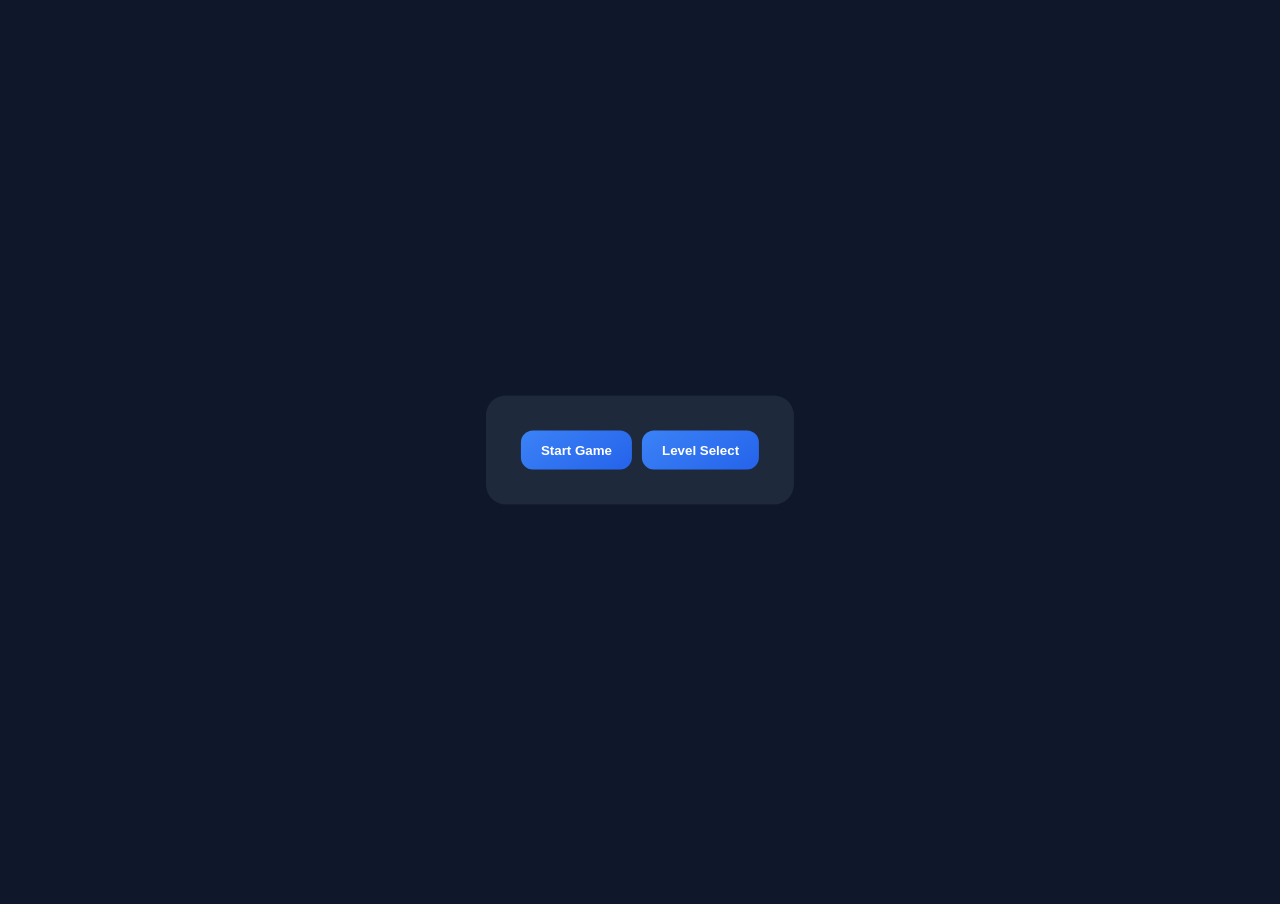
<file: Game/Game_chatgpt/index.html>
<!DOCTYPE html>
<html lang="en">
<head>
<meta charset="UTF-8">
<title>Mini Rangers TD</title>
<link rel="stylesheet" href="style.css">
</head>
<body>

<div id="ui-root"></div>
<canvas id="gameCanvas"></canvas>

<script src="game.js"></script>
</body>
</html>
</file>
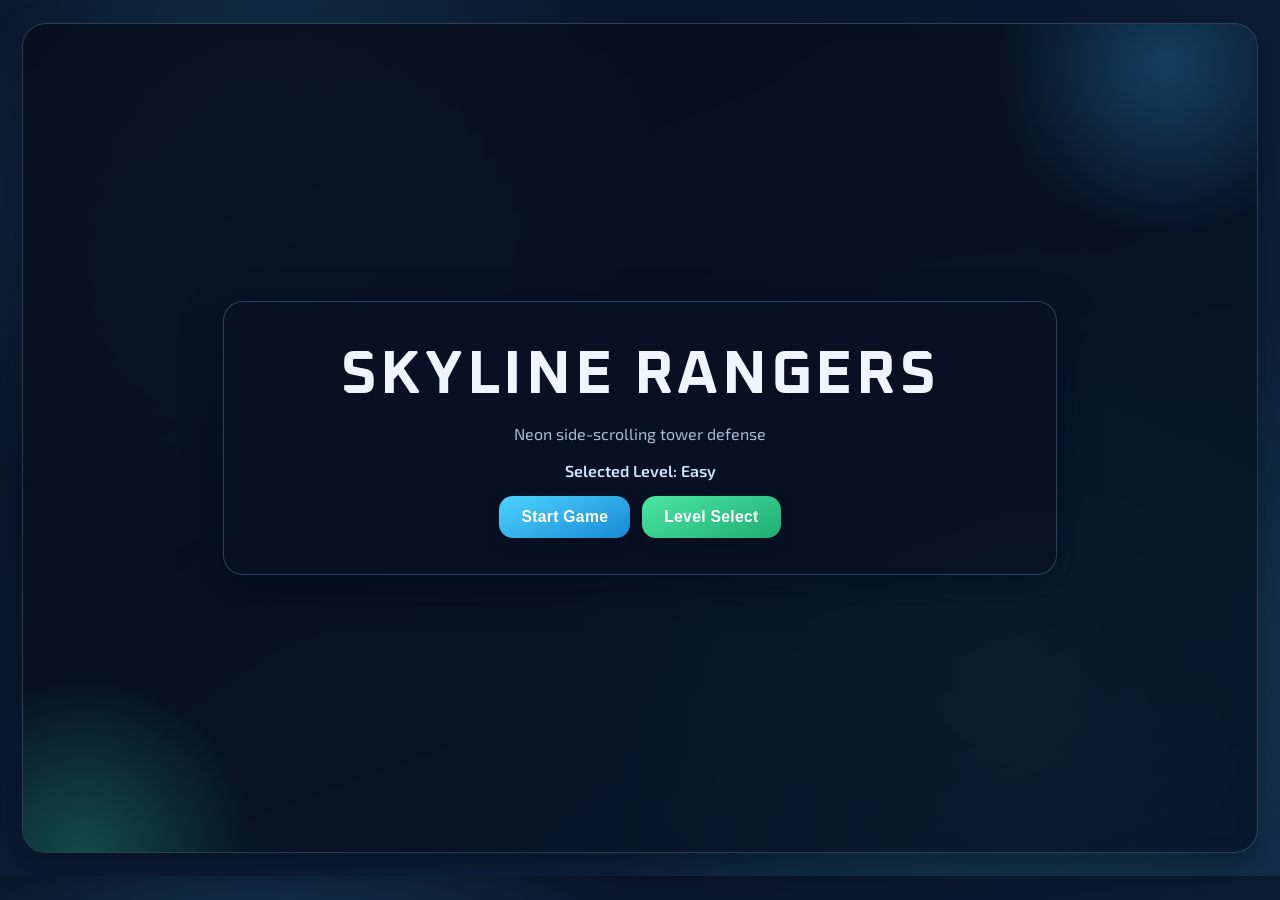
<file: Game/Game_Codex/index.html>
<!DOCTYPE html> <html lang="en"> <head> <meta charset="UTF-8" /> <meta name="viewport" content="width=device-width, initial-scale=1.0" /> <title>Skyline Rangers: Side Defense</title> <link rel="preconnect" href="https://fonts.googleapis.com" /> <link rel="preconnect" href="https://fonts.gstatic.com" crossorigin /> <link href="https://fonts.googleapis.com/css2?family=Exo+2:wght@400;600;700;800&family=Oxanium:wght@500;700&display=swap" rel="stylesheet" /> <link rel="stylesheet" href="style.css" /> </head> <body> <div id="app" class="app-shell"> <div class="scene active" id="scene-lobby"> <div class="panel lobby-panel"> <h1 class="game-title">Skyline Rangers</h1> <p class="game-subtitle">Neon side-scrolling tower defense</p> <p class="selected-level">Selected Level: <span id="selected-level-label">Easy</span></p> <div class="menu-actions"> <button id="btn-start" class="btn btn-primary">Start Game</button> <button id="btn-levels" class="btn btn-secondary">Level Select</button> </div> </div> </div>
<div class="scene" id="scene-levels">
  <div class="panel levels-panel">
    <h2>Choose Your Mission</h2>
    <div class="level-grid" id="level-grid">
      <button class="level-card" data-level="easy">
        <strong>Easy</strong>
        <span>Relaxed pace, lower enemy health.</span>
      </button>
      <button class="level-card" data-level="medium">
        <strong>Medium</strong>
        <span>Balanced challenge with scaling pressure.</span>
      </button>
      <button class="level-card" data-level="hard">
        <strong>Hard</strong>
        <span>Fast enemy waves and stronger assaults.</span>
      </button>
    </div>
    <div class="menu-actions">
      <button id="btn-level-back" class="btn btn-ghost">Back</button>
    </div>
  </div>
</div>

<div class="scene" id="scene-gameplay">
  <div class="game-shell">
    <header class="hud-top">
      <div class="base-hp-group">
        <span class="label">Player Base</span>
        <div class="hp-track">
          <div id="player-base-hp-fill" class="hp-fill player"></div>
        </div>
        <span id="player-base-hp-text" class="value">100%</span>
      </div>

      <div class="energy-group">
        <span class="label">Energy</span>
        <div class="energy-track">
          <div id="energy-fill" class="energy-fill"></div>
          <div class="energy-glow"></div>
        </div>
        <span id="energy-text" class="value">0 / 100</span>
      </div>

      <div class="base-hp-group">
        <span class="label">Enemy Base</span>
        <div class="hp-track">
          <div id="enemy-base-hp-fill" class="hp-fill enemy"></div>
        </div>
        <span id="enemy-base-hp-text" class="value">100%</span>
      </div>
    </header>

    <section class="canvas-wrap">
      <canvas id="game-canvas" width="1280" height="540" aria-label="Game canvas"></canvas>
      <div class="level-chip" id="level-chip">Level: Easy</div>
    </section>

    <footer class="hud-bottom">
      <div id="unit-buttons" class="unit-buttons"></div>
      <button id="btn-game-menu" class="btn btn-ghost small">Back To Menu</button>
    </footer>
  </div>
</div>

<div class="scene" id="scene-gameover">
  <div class="panel gameover-panel">
    <h2 id="gameover-title">Victory</h2>
    <p id="gameover-subtitle">Your base survived the assault.</p>
    <div class="menu-actions">
      <button id="btn-restart" class="btn btn-primary">Restart</button>
      <button id="btn-back-lobby" class="btn btn-secondary">Back To Menu</button>
    </div>
  </div>
</div>
</div> <script src="game.js"></script> </body> </html>
</file>
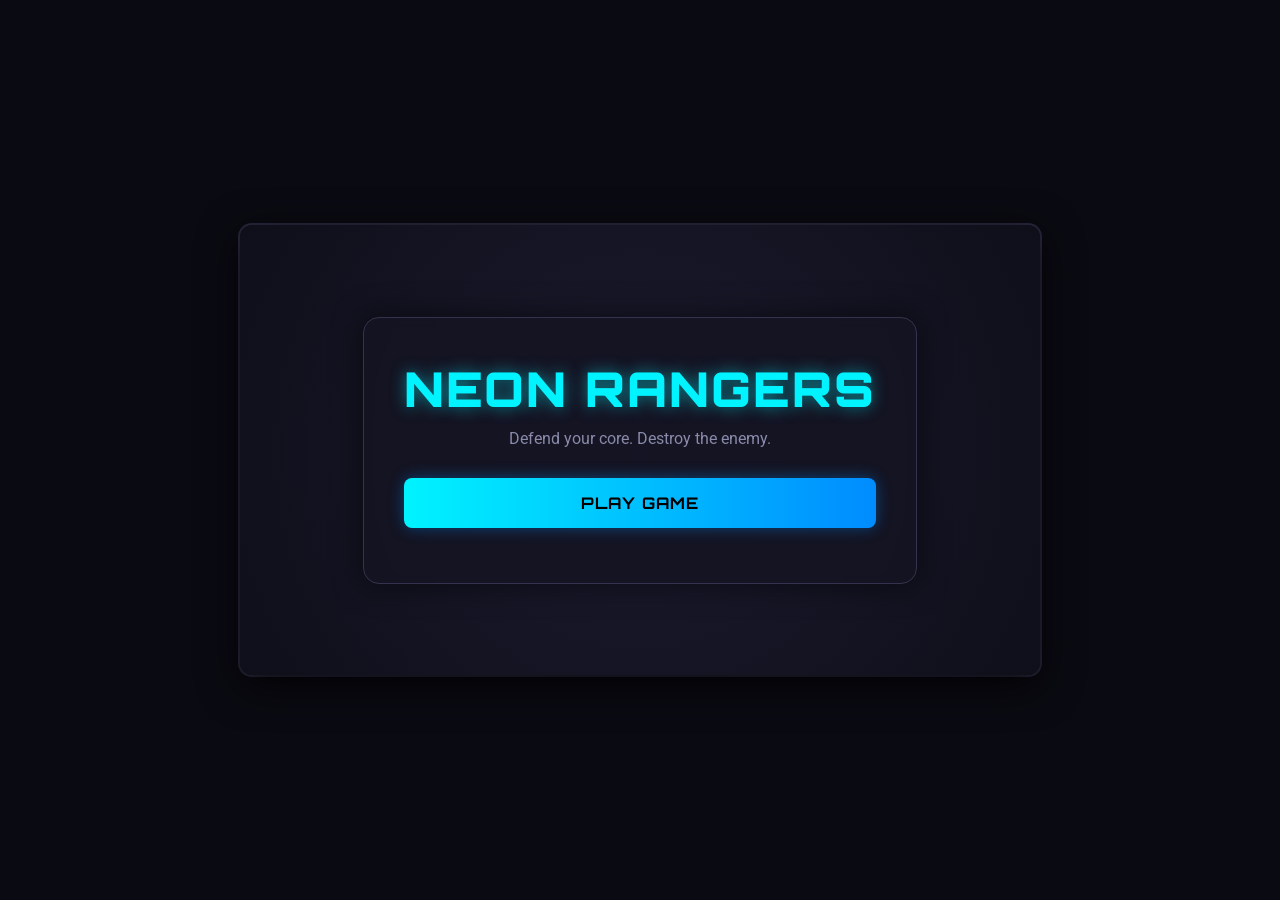
<file: Game/Game_gemini/index.html>
<!DOCTYPE html>
<html lang="en">
<head>
    <meta charset="UTF-8">
    <meta name="viewport" content="width=device-width, initial-scale=1.0, maximum-scale=1.0, user-scalable=no">
    <title>Neon Rangers - Tower Defense</title>
    <link rel="stylesheet" href="style.css">
</head>
<body>
    <div id="app">
        <div id="scene-lobby" class="scene active">
            <div class="panel">
                <h1 class="game-title">NEON RANGERS</h1>
                <p class="subtitle">Defend your core. Destroy the enemy.</p>
                <button class="btn primary-btn" onclick="sceneManager.switchScene('scene-levels')">PLAY GAME</button>
            </div>
        </div>

        <div id="scene-levels" class="scene">
            <div class="panel">
                <h2>SELECT DIFFICULTY</h2>
                <div class="level-grid">
                    <button class="btn level-btn" onclick="startGame('easy')">EASY</button>
                    <button class="btn level-btn" onclick="startGame('medium')">MEDIUM</button>
                    <button class="btn level-btn" onclick="startGame('hard')">HARD</button>
                </div>
                <button class="btn secondary-btn" onclick="sceneManager.switchScene('scene-lobby')">BACK</button>
            </div>
        </div>

        <div id="scene-game" class="scene">
            <div id="canvas-container">
                <canvas id="gameCanvas" width="800" height="400"></canvas>
                
                <div id="ui-layer">
                    <div class="top-bar">
                        <div class="base-status player-status">
                            <div class="hp-bar-container"><div id="player-hp-bar" class="hp-bar-fill"></div></div>
                            <span id="player-hp-text">1000/1000</span>
                        </div>
                        <div class="base-status enemy-status">
                            <div class="hp-bar-container"><div id="enemy-hp-bar" class="hp-bar-fill"></div></div>
                            <span id="enemy-hp-text">1000/1000</span>
                        </div>
                    </div>

                    <div class="bottom-bar">
                        <div class="energy-container">
                            <div class="energy-text">ENERGY: <span id="energy-val">0</span> / 100</div>
                            <div class="energy-bar-bg"><div id="energy-bar" class="energy-bar-fill"></div></div>
                        </div>
                        <div class="unit-buttons">
                            <div id="unit-roster"></div>
                        </div>
                    </div>
                </div>
            </div>
        </div>

        <div id="scene-gameover" class="scene">
            <div class="panel">
                <h1 id="gameover-title">VICTORY</h1>
                <p id="gameover-stats">You destroyed the enemy core!</p>
                <button class="btn primary-btn" onclick="sceneManager.switchScene('scene-lobby')">MAIN MENU</button>
                <button class="btn secondary-btn" onclick="sceneManager.switchScene('scene-levels')">PLAY AGAIN</button>
            </div>
        </div>
    </div>
    <script src="game.js"></script>
</body>
</html>
</file>
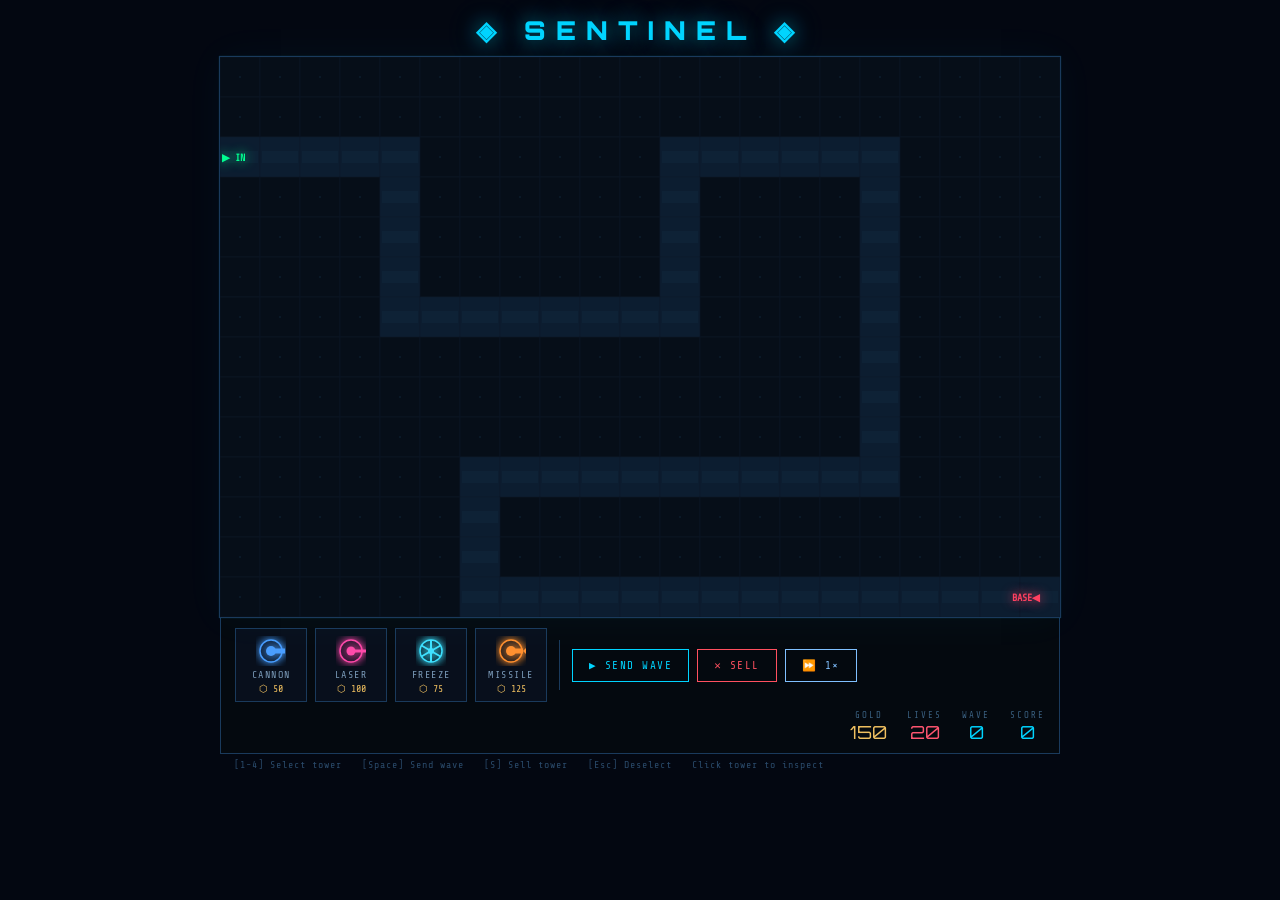
<file: Game/game/game_claude.html>
<!DOCTYPE html>
<html lang="en">
<head>
<meta charset="UTF-8">
<title>SENTINEL — Tower Defense</title>
<link href="https://fonts.googleapis.com/css2?family=Share+Tech+Mono&family=Orbitron:wght@700;900&display=swap" rel="stylesheet">
<style>
* { margin: 0; padding: 0; box-sizing: border-box; }
body {
  background: #030711;
  font-family: 'Share Tech Mono', monospace;
  display: flex;
  flex-direction: column;
  align-items: center;
  min-height: 100vh;
  padding: 14px;
  user-select: none;
  color: #c0d8f0;
}
h1 {
  font-family: 'Orbitron', sans-serif;
  font-weight: 900;
  font-size: 26px;
  color: #00d4ff;
  letter-spacing: 10px;
  text-shadow: 0 0 20px #00d4ff90, 0 0 50px #00d4ff30;
  margin-bottom: 10px;
}
#game-container {
  border: 1px solid #1a3a5c;
  box-shadow: 0 0 40px #00d4ff0a, 0 0 1px #00d4ff40;
  position: relative;
}
canvas { display: block; cursor: crosshair; }
#ui-panel {
  background: #04090f;
  border: 1px solid #1a3a5c;
  border-top: none;
  width: 840px;
  padding: 10px 14px;
  display: flex;
  align-items: center;
  gap: 8px;
  flex-wrap: wrap;
}
.tower-btn {
  display: flex;
  flex-direction: column;
  align-items: center;
  padding: 7px 10px;
  border: 1px solid #1a3a5c;
  background: #080f1c;
  color: #7a9ab8;
  cursor: pointer;
  transition: all 0.15s;
  min-width: 72px;
  gap: 3px;
  font-family: 'Share Tech Mono', monospace;
}
.tower-btn:hover { border-color: #00d4ff; color: #00d4ff; box-shadow: 0 0 8px #00d4ff25; }
.tower-btn.active { border-color: #00d4ff; background: #0b2040; color: #00d4ff; box-shadow: 0 0 14px #00d4ff35; }
.tower-btn .ticon { width: 30px; height: 30px; }
.tower-btn .tname { font-size: 10px; letter-spacing: 1.5px; }
.tower-btn .tcost { font-size: 10px; color: #f0c060; }
.divider { width: 1px; height: 50px; background: #1a3a5c; margin: 0 4px; }
.action-btn {
  padding: 9px 16px;
  border: 1px solid;
  background: transparent;
  cursor: pointer;
  font-family: 'Share Tech Mono', monospace;
  font-size: 11px;
  letter-spacing: 1.5px;
  transition: all 0.2s;
  text-transform: uppercase;
}
#wave-btn { border-color: #00d4ff; color: #00d4ff; }
#wave-btn:hover { background: #00d4ff15; box-shadow: 0 0 14px #00d4ff30; }
#wave-btn:disabled { opacity: 0.35; cursor: not-allowed; }
#sell-btn { border-color: #ff5060; color: #ff5060; }
#sell-btn:hover { background: #ff506015; box-shadow: 0 0 14px #ff506030; }
#spd-btn { border-color: #80c0ff; color: #80c0ff; }
#spd-btn:hover { background: #80c0ff15; }
.stats { display: flex; gap: 20px; margin-left: auto; }
.stat { display: flex; flex-direction: column; align-items: center; gap: 1px; }
.stat-label { font-size: 9px; color: #3a6080; letter-spacing: 2px; text-transform: uppercase; }
.stat-value { font-family: 'Orbitron', sans-serif; font-size: 18px; color: #00d4ff; }
.stat-value.gold { color: #f0c060; }
.stat-value.lives { color: #ff5570; }
.hints {
  width: 840px;
  padding: 5px 14px;
  font-size: 10px;
  color: #2a4a6a;
  letter-spacing: 1px;
  display: flex;
  gap: 20px;
}
#overlay {
  display: none;
  position: fixed;
  inset: 0;
  background: #00000090;
  z-index: 100;
  align-items: center;
  justify-content: center;
  flex-direction: column;
  gap: 20px;
}
#overlay.show { display: flex; }
#overlay h2 {
  font-family: 'Orbitron', sans-serif;
  font-size: 48px;
  font-weight: 900;
  text-shadow: 0 0 30px currentColor;
}
#overlay p { font-size: 16px; color: #8ab0d0; letter-spacing: 2px; }
#overlay button {
  padding: 12px 32px;
  border: 1px solid #00d4ff;
  background: #0a2040;
  color: #00d4ff;
  font-family: 'Orbitron', sans-serif;
  font-size: 14px;
  letter-spacing: 3px;
  cursor: pointer;
  transition: all 0.2s;
}
#overlay button:hover { background: #0d3060; box-shadow: 0 0 20px #00d4ff50; }
</style>
</head>
<body>

<h1>◈ SENTINEL ◈</h1>

<div id="game-container">
  <canvas id="canvas" width="840" height="560"></canvas>
</div>

<div id="ui-panel">
  <button class="tower-btn" data-type="cannon">
    <canvas class="ticon" id="icon-cannon"></canvas>
    <span class="tname">CANNON</span>
    <span class="tcost">⬡ 50</span>
  </button>
  <button class="tower-btn" data-type="laser">
    <canvas class="ticon" id="icon-laser"></canvas>
    <span class="tname">LASER</span>
    <span class="tcost">⬡ 100</span>
  </button>
  <button class="tower-btn" data-type="freeze">
    <canvas class="ticon" id="icon-freeze"></canvas>
    <span class="tname">FREEZE</span>
    <span class="tcost">⬡ 75</span>
  </button>
  <button class="tower-btn" data-type="missile">
    <canvas class="ticon" id="icon-missile"></canvas>
    <span class="tname">MISSILE</span>
    <span class="tcost">⬡ 125</span>
  </button>
  <div class="divider"></div>
  <button class="action-btn" id="wave-btn">▶ SEND WAVE</button>
  <button class="action-btn" id="sell-btn">✕ SELL</button>
  <button class="action-btn" id="spd-btn">⏩ 1×</button>
  <div class="stats">
    <div class="stat">
      <span class="stat-label">Gold</span>
      <span class="stat-value gold" id="s-gold">150</span>
    </div>
    <div class="stat">
      <span class="stat-label">Lives</span>
      <span class="stat-value lives" id="s-lives">20</span>
    </div>
    <div class="stat">
      <span class="stat-label">Wave</span>
      <span class="stat-value" id="s-wave">0</span>
    </div>
    <div class="stat">
      <span class="stat-label">Score</span>
      <span class="stat-value" id="s-score">0</span>
    </div>
  </div>
</div>

<div class="hints">
  <span>[1-4] Select tower</span>
  <span>[Space] Send wave</span>
  <span>[S] Sell tower</span>
  <span>[Esc] Deselect</span>
  <span>Click tower to inspect</span>
</div>

<div id="overlay">
  <h2 id="ol-title">GAME OVER</h2>
  <p id="ol-sub">YOUR BASE HAS FALLEN</p>
  <button onclick="restartGame()">↺ RESTART</button>
</div>

<script>
// ═══════════════════════════════════════════════
//  CONSTANTS
// ═══════════════════════════════════════════════
const COLS = 21, ROWS = 14, CELL = 40;
const CW = COLS * CELL, CH = ROWS * CELL; // 840 × 560

const canvas = document.getElementById('canvas');
const ctx = canvas.getContext('2d');

// Path waypoints [col, row] — winding route across the map
const WPS = [
  [-1,2],[4,2],[4,6],[11,6],[11,2],[16,2],[16,10],[6,10],[6,13],[21,13]
];
// Pixel centers of waypoints
const PWP = WPS.map(([c,r]) => ({ x: c*CELL + CELL/2, y: r*CELL + CELL/2 }));

// Precompute path cell set
function buildPathCells() {
  const s = new Set();
  for (let i = 0; i < WPS.length - 1; i++) {
    const [x1,y1] = WPS[i], [x2,y2] = WPS[i+1];
    if (x1 === x2) {
      const lo = Math.min(y1,y2), hi = Math.max(y1,y2);
      for (let y = lo; y <= hi; y++) {
        if (x1 >= 0 && x1 < COLS && y >= 0 && y < ROWS) s.add(`${x1},${y}`);
      }
    } else {
      const lo = Math.min(x1,x2), hi = Math.max(x1,x2);
      for (let x = lo; x <= hi; x++) {
        if (x >= 0 && x < COLS && y1 >= 0 && y1 < ROWS) s.add(`${x},${y1}`);
      }
    }
  }
  return s;
}
const PATH_CELLS = buildPathCells();
const isPath = (c,r) => PATH_CELLS.has(`${c},${r}`);

// ═══════════════════════════════════════════════
//  TOWER & ENEMY CONFIGS
// ═══════════════════════════════════════════════
const TOWERS = {
  cannon:  { name:'CANNON',  cost:50,  dmg:28,  range:3.5, rate:1.2, spd:220, pSize:5, color:'#4a9eff', tip:'Balanced — good all-rounder' },
  laser:   { name:'LASER',   cost:100, dmg:65,  range:5.0, rate:0.5, spd:500, pSize:3, color:'#ff4aaa', tip:'High damage, long range' },
  freeze:  { name:'FREEZE',  cost:75,  dmg:8,   range:3.0, rate:2.0, spd:190, pSize:6, color:'#40e0ff', slow:true, tip:'Slows enemies by 55%' },
  missile: { name:'MISSILE', cost:125, dmg:55,  range:4.0, rate:0.6, spd:160, pSize:7, color:'#ff9030', splash:65, tip:'Splash — hits multiple enemies' },
};
const ENEMIES = {
  grunt:   { name:'GRUNT',   hp:90,   spd:68,  reward:10,  color:'#ff4060', sz:9,  shape:'circle' },
  speeder: { name:'SPEEDER', hp:45,   spd:145, reward:15,  color:'#ffaa20', sz:7,  shape:'diamond' },
  tank:    { name:'TANK',    hp:450,  spd:32,  reward:35,  color:'#aa40ff', sz:13, shape:'square' },
  boss:    { name:'BOSS',    hp:1400, spd:26,  reward:130, color:'#ff2020', sz:17, shape:'hex' },
};

// ═══════════════════════════════════════════════
//  GAME STATE
// ═══════════════════════════════════════════════
let gold, lives, wave, score;
let enemies, towers, projectiles, particles;
let selType = null, selTower = null;
let hovCell = null;
let waveActive = false, spawnQueue = [], spawnTimer = 0;
let gameOver = false, gameWon = false;
let speed = 1; // 1 or 2

function initGame() {
  gold = 150; lives = 20; wave = 0; score = 0;
  enemies = []; towers = []; projectiles = []; particles = [];
  selType = null; selTower = null; hovCell = null;
  waveActive = false; spawnQueue = []; spawnTimer = 0;
  gameOver = false; gameWon = false; speed = 1;
  document.querySelectorAll('.tower-btn').forEach(b => b.classList.remove('active'));
  document.getElementById('wave-btn').disabled = false;
  document.getElementById('spd-btn').textContent = '⏩ 1×';
  document.getElementById('overlay').classList.remove('show');
  updateUI();
}

function updateUI() {
  document.getElementById('s-gold').textContent = gold;
  document.getElementById('s-lives').textContent = lives;
  document.getElementById('s-wave').textContent = wave;
  document.getElementById('s-score').textContent = score;
}

// ═══════════════════════════════════════════════
//  WAVE GENERATION
// ═══════════════════════════════════════════════
const SPAWN_INTERVAL = 0.75;

function buildWave(n) {
  const count = 8 + n * 3;
  const hpM = 1 + (n - 1) * 0.22;
  const q = [];
  for (let i = 0; i < count; i++) {
    let type;
    if (n % 5 === 0 && i === count - 1)        type = 'boss';
    else if (n >= 4 && Math.random() < 0.22)   type = 'tank';
    else if (n >= 2 && Math.random() < 0.35)   type = 'speeder';
    else                                         type = 'grunt';
    q.push({ type, hpM });
  }
  return q;
}

function startWave() {
  if (waveActive || gameOver) return;
  wave++;
  spawnQueue = buildWave(wave);
  spawnTimer = 0;
  waveActive = true;
  document.getElementById('wave-btn').disabled = true;
  updateUI();
}

// ═══════════════════════════════════════════════
//  ENEMY CLASS
// ═══════════════════════════════════════════════
class Enemy {
  constructor(type, hpM) {
    const c = ENEMIES[type];
    this.type = type; this.cfg = c;
    this.x = PWP[0].x; this.y = PWP[0].y;
    this.maxHp = c.hp * hpM;
    this.hp = this.maxHp;
    this.baseSpd = c.spd; this.spd = c.spd;
    this.reward = c.reward;
    this.wpIdx = 1;
    this.dist = 0; // total distance traveled (used for targeting priority)
    this.slowTimer = 0;
    this.dead = false; this.reached = false;
  }
  update(dt) {
    if (this.slowTimer > 0) { this.slowTimer -= dt; this.spd = this.baseSpd * 0.45; }
    else this.spd = this.baseSpd;
    if (this.wpIdx >= PWP.length) { this.reached = true; return; }
    const t = PWP[this.wpIdx];
    const dx = t.x - this.x, dy = t.y - this.y;
    const d = Math.sqrt(dx*dx + dy*dy);
    const move = this.spd * dt;
    if (d <= move) {
      this.x = t.x; this.y = t.y;
      this.dist += d;
      this.wpIdx++;
    } else {
      this.x += dx/d * move;
      this.y += dy/d * move;
      this.dist += move;
    }
  }
  draw() {
    ctx.save();
    ctx.translate(this.x, this.y);
    const s = this.cfg.sz;
    ctx.shadowColor = this.cfg.color;
    ctx.shadowBlur = 14;
    ctx.fillStyle = this.cfg.color;

    if (this.cfg.shape === 'circle') {
      ctx.beginPath(); ctx.arc(0,0,s,0,Math.PI*2); ctx.fill();
    } else if (this.cfg.shape === 'diamond') {
      ctx.beginPath();
      ctx.moveTo(0,-s); ctx.lineTo(s*.7,0); ctx.lineTo(0,s); ctx.lineTo(-s*.7,0);
      ctx.closePath(); ctx.fill();
    } else if (this.cfg.shape === 'square') {
      ctx.fillRect(-s,-s,s*2,s*2);
    } else if (this.cfg.shape === 'hex') {
      ctx.beginPath();
      for (let i=0;i<6;i++) {
        const a = i*Math.PI/3 - Math.PI/6;
        i===0 ? ctx.moveTo(Math.cos(a)*s,Math.sin(a)*s) : ctx.lineTo(Math.cos(a)*s,Math.sin(a)*s);
      }
      ctx.closePath(); ctx.fill();
    }

    // HP bar
    ctx.shadowBlur = 0;
    const bw = s*2+6, bh = 3, by = -s-7;
    ctx.fillStyle = '#200';
    ctx.fillRect(-bw/2, by, bw, bh);
    const pct = this.hp/this.maxHp;
    ctx.fillStyle = pct > .5 ? '#0f0' : pct > .25 ? '#ff0' : '#f40';
    ctx.fillRect(-bw/2, by, bw*pct, bh);

    // Slow indicator
    if (this.slowTimer > 0) {
      ctx.strokeStyle = '#40e0ff';
      ctx.lineWidth = 1.5;
      ctx.shadowColor = '#40e0ff';
      ctx.shadowBlur = 8;
      ctx.beginPath(); ctx.arc(0,0,s+3,0,Math.PI*2); ctx.stroke();
    }
    ctx.restore();
  }
}

// ═══════════════════════════════════════════════
//  TOWER CLASS
// ═══════════════════════════════════════════════
class Tower {
  constructor(col, row, type) {
    this.col = col; this.row = row;
    this.x = col*CELL+CELL/2; this.y = row*CELL+CELL/2;
    this.type = type; this.cfg = TOWERS[type];
    this.range = this.cfg.range * CELL;
    this.cooldown = 0;
    this.angle = Math.PI/2; // face right initially
    this.target = null;
    this.sellVal = Math.floor(this.cfg.cost * 0.6);
  }
  update(dt) {
    this.cooldown = Math.max(0, this.cooldown - dt);
    // Find best target (furthest along path in range)
    this.target = null;
    let bestDist = -1;
    for (const e of enemies) {
      if (e.dead || e.reached) continue;
      const dx = e.x-this.x, dy = e.y-this.y;
      if (Math.sqrt(dx*dx+dy*dy) <= this.range && e.dist > bestDist) {
        bestDist = e.dist; this.target = e;
      }
    }
    if (this.target) {
      this.angle = Math.atan2(this.target.y - this.y, this.target.x - this.x);
      if (this.cooldown <= 0) {
        this.cooldown = 1 / this.cfg.rate;
        projectiles.push(new Projectile(this));
      }
    }
  }
  draw(selected) {
    ctx.save();
    ctx.translate(this.x, this.y);
    const col = this.cfg.color;
    ctx.shadowColor = col;
    ctx.shadowBlur = selected ? 22 : 12;

    // Base ring
    ctx.beginPath(); ctx.arc(0,0,CELL*.42,0,Math.PI*2);
    ctx.fillStyle = '#070f1e';
    ctx.strokeStyle = col; ctx.lineWidth = selected ? 2 : 1.5;
    ctx.fill(); ctx.stroke();

    ctx.fillStyle = col;

    if (this.type === 'freeze') {
      // Snowflake arms
      for (let i=0;i<6;i++) {
        ctx.save(); ctx.rotate(i*Math.PI/3);
        ctx.fillRect(-1.5, -CELL*.37, 3, CELL*.37);
        ctx.fillRect(-1.5+6, -CELL*.2, 3, CELL*.12);
        ctx.fillRect(-1.5-6, -CELL*.2, 3, CELL*.12);
        ctx.restore();
      }
      ctx.beginPath(); ctx.arc(0,0,5,0,Math.PI*2); ctx.fill();
    } else {
      // Barrel — rotates toward target
      ctx.save(); ctx.rotate(this.angle);
      if (this.type === 'cannon') {
        ctx.fillRect(3,-3.5,CELL*.33,7);
        ctx.beginPath(); ctx.arc(0,0,7,0,Math.PI*2); ctx.fill();
      } else if (this.type === 'laser') {
        ctx.fillRect(3,-2,CELL*.38,4);
        ctx.fillRect(3,-5.5,CELL*.2,2);
        ctx.fillRect(3,3.5,CELL*.2,2);
        ctx.beginPath(); ctx.arc(0,0,6,0,Math.PI*2); ctx.fill();
      } else if (this.type === 'missile') {
        ctx.fillRect(3,-3,CELL*.26,6);
        ctx.beginPath();
        ctx.moveTo(CELL*.26+3,0); ctx.lineTo(CELL*.4,-4.5); ctx.lineTo(CELL*.4,4.5);
        ctx.closePath(); ctx.fill();
        ctx.beginPath(); ctx.arc(0,0,7,0,Math.PI*2); ctx.fill();
      }
      ctx.restore();
    }

    // Dashed orbit ring
    ctx.shadowBlur = 0;
    ctx.strokeStyle = col+'28'; ctx.lineWidth = 1;
    ctx.setLineDash([3,4]);
    ctx.beginPath(); ctx.arc(0,0,CELL*.44,0,Math.PI*2); ctx.stroke();
    ctx.setLineDash([]);
    ctx.restore();
  }
  drawRange() {
    ctx.save();
    ctx.beginPath(); ctx.arc(this.x,this.y,this.range,0,Math.PI*2);
    ctx.fillStyle = this.cfg.color+'0e';
    ctx.strokeStyle = this.cfg.color+'50';
    ctx.lineWidth = 1; ctx.fill(); ctx.stroke();
    ctx.restore();
  }
}

// ═══════════════════════════════════════════════
//  PROJECTILE CLASS
// ═══════════════════════════════════════════════
class Projectile {
  constructor(tower) {
    this.x = tower.x; this.y = tower.y;
    this.target = tower.target;
    this.cfg = tower.cfg;
    this.type = tower.type;
    this.done = false;
  }
  update(dt) {
    if (!this.target || this.target.dead || this.target.reached) { this.done = true; return; }
    const dx = this.target.x-this.x, dy = this.target.y-this.y;
    const d = Math.sqrt(dx*dx+dy*dy);
    if (d < 10) { this.hit(); return; }
    const mv = this.cfg.spd * dt;
    this.x += dx/d*mv; this.y += dy/d*mv;
  }
  hit() {
    this.done = true;
    spawnHitParticles(this.x, this.y, this.cfg.color, 6);
    if (this.cfg.splash) {
      for (const e of enemies) {
        if (e.dead || e.reached) continue;
        const dx=e.x-this.x, dy=e.y-this.y;
        if (Math.sqrt(dx*dx+dy*dy) <= this.cfg.splash) dealDmg(e, this.cfg.dmg);
      }
      particles.push({ type:'splash', x:this.x, y:this.y, color:this.cfg.color, r:0, maxR:this.cfg.splash, life:0.4, maxLife:0.4 });
    } else {
      dealDmg(this.target, this.cfg.dmg);
      if (this.cfg.slow && !this.target.dead) this.target.slowTimer = 1.6;
    }
  }
  draw() {
    ctx.save();
    ctx.shadowColor = this.cfg.color; ctx.shadowBlur = 10;
    ctx.fillStyle = this.cfg.color;
    ctx.beginPath(); ctx.arc(this.x,this.y,this.cfg.pSize,0,Math.PI*2); ctx.fill();
    // Trail glow
    ctx.globalAlpha = 0.3; ctx.shadowBlur = 4;
    ctx.beginPath(); ctx.arc(this.x,this.y,this.cfg.pSize*1.8,0,Math.PI*2); ctx.fill();
    ctx.restore();
  }
}

// ═══════════════════════════════════════════════
//  PARTICLES (pooled as plain objects)
// ═══════════════════════════════════════════════
function spawnHitParticles(x, y, color, n) {
  for (let i=0;i<n;i++) {
    const a = Math.random()*Math.PI*2;
    const v = 40 + Math.random()*80;
    particles.push({ type:'dot', x, y, vx:Math.cos(a)*v, vy:Math.sin(a)*v,
      color, sz: 1.5+Math.random()*2.5, life:0.4+Math.random()*0.3, maxLife:1 });
  }
}

function updateParticle(p, dt) {
  p.life -= dt;
  if (p.type === 'dot') { p.x += p.vx*dt; p.y += p.vy*dt; p.vx *= 0.88; p.vy *= 0.88; }
  else if (p.type === 'splash') { p.r = p.maxR * (1 - p.life/p.maxLife); }
  else if (p.type === 'text') { p.y -= 28*dt; }
  return p.life > 0;
}

function drawParticle(p) {
  const a = Math.max(0, p.life / (p.maxLife||0.5));
  ctx.save(); ctx.globalAlpha = a;
  if (p.type === 'dot') {
    ctx.shadowColor = p.color; ctx.shadowBlur = 6;
    ctx.fillStyle = p.color;
    ctx.beginPath(); ctx.arc(p.x,p.y,p.sz,0,Math.PI*2); ctx.fill();
  } else if (p.type === 'splash') {
    ctx.strokeStyle = p.color; ctx.lineWidth = 2;
    ctx.shadowColor = p.color; ctx.shadowBlur = 12;
    ctx.beginPath(); ctx.arc(p.x,p.y,p.r,0,Math.PI*2); ctx.stroke();
  } else if (p.type === 'text') {
    ctx.font = 'bold 13px Share Tech Mono';
    ctx.fillStyle = p.color;
    ctx.shadowColor = p.color; ctx.shadowBlur = 8;
    ctx.fillText(p.text, p.x, p.y);
  }
  ctx.restore();
}

// ═══════════════════════════════════════════════
//  GAME HELPERS
// ═══════════════════════════════════════════════
function dealDmg(e, dmg) {
  if (e.dead) return;
  e.hp -= dmg;
  if (e.hp <= 0) killEnemy(e);
}

function killEnemy(e) {
  if (e.dead) return;
  e.dead = true;
  gold += e.reward; score += e.reward * 10;
  spawnHitParticles(e.x, e.y, e.cfg.color, 12);
  particles.push({ type:'text', x:e.x-12, y:e.y-14, text:`+${e.reward}`, color:'#f0c060', life:0.9, maxLife:0.9 });
  updateUI();
}

function getTowerAt(c, r) { return towers.find(t => t.col===c && t.row===r) || null; }
function canBuild(c, r) { return !isPath(c,r) && !getTowerAt(c,r) && c>=0 && c<COLS && r>=0 && r<ROWS; }

function placeTower(c, r) {
  if (!selType) return;
  const cfg = TOWERS[selType];
  if (gold < cfg.cost) { flashMsg('NOT ENOUGH GOLD', '#f0c060'); return; }
  if (!canBuild(c, r)) return;
  gold -= cfg.cost;
  towers.push(new Tower(c, r, selType));
  updateUI();
}

function sellTower(t) {
  if (!t) return;
  const idx = towers.indexOf(t);
  if (idx < 0) return;
  gold += t.sellVal;
  towers.splice(idx, 1);
  selTower = null;
  particles.push({ type:'text', x:t.x-18, y:t.y-14, text:`+${t.sellVal}`, color:'#f0c060', life:0.9, maxLife:0.9 });
  updateUI();
}

let flashParticle = null;
function flashMsg(msg, color) {
  particles.push({ type:'text', x:CW/2 - msg.length*4, y:CH/2, text:msg, color, life:1.2, maxLife:1.2 });
}

// ═══════════════════════════════════════════════
//  RENDERER
// ═══════════════════════════════════════════════
function drawGrid() {
  ctx.fillStyle = '#050b14'; ctx.fillRect(0,0,CW,CH);
  for (let r=0;r<ROWS;r++) {
    for (let c=0;c<COLS;c++) {
      const x=c*CELL, y=r*CELL;
      if (isPath(c,r)) {
        ctx.fillStyle = '#0c1d30'; ctx.fillRect(x,y,CELL,CELL);
        // Subtle center stripe
        ctx.fillStyle = '#0e2236';
        ctx.fillRect(x+2, y+CELL*.35, CELL-4, CELL*.3);
      } else {
        ctx.fillStyle = '#060e18'; ctx.fillRect(x,y,CELL,CELL);
        // Dot at cell center
        ctx.fillStyle = '#0d1e2c';
        ctx.beginPath(); ctx.arc(x+CELL/2,y+CELL/2,1,0,Math.PI*2); ctx.fill();
      }
      ctx.strokeStyle = '#0c1928'; ctx.lineWidth = 0.5;
      ctx.strokeRect(x,y,CELL,CELL);
    }
  }
}

function drawHover() {
  if (!hovCell) return;
  const {c,r} = hovCell;
  if (isPath(c,r)) return;
  const ok = canBuild(c,r) && selType && gold >= TOWERS[selType]?.cost;
  ctx.fillStyle = ok ? '#00d4ff12' : '#ff204012';
  ctx.strokeStyle = ok ? '#00d4ff70' : '#ff206070';
  ctx.lineWidth = 1.5;
  ctx.fillRect(c*CELL, r*CELL, CELL, CELL);
  ctx.strokeRect(c*CELL, r*CELL, CELL, CELL);

  // Preview range
  if (selType && ok) {
    const cfg = TOWERS[selType];
    ctx.save();
    ctx.beginPath(); ctx.arc(c*CELL+CELL/2, r*CELL+CELL/2, cfg.range*CELL, 0,Math.PI*2);
    ctx.fillStyle = cfg.color+'08'; ctx.strokeStyle = cfg.color+'40'; ctx.lineWidth=1;
    ctx.fill(); ctx.stroke();
    ctx.restore();
  }
}

function drawEntryExit() {
  ctx.save();
  ctx.font = 'bold 10px Share Tech Mono';
  ctx.shadowBlur = 12;
  ctx.fillStyle = '#00ff90'; ctx.shadowColor = '#00ff90';
  ctx.fillText('▶ IN', 2, WPS[0][1]*CELL + CELL/2 + 4);
  ctx.fillStyle = '#ff4060'; ctx.shadowColor = '#ff4060';
  ctx.fillText('BASE◀', CW-48, WPS[WPS.length-1][1]*CELL + CELL/2 + 4);
  ctx.restore();
}

function drawInfoBox() {
  if (!selTower && !selType) return;
  const bx = 10, by = 10, bw = 200, bh = selTower ? 95 : 85;
  ctx.save();
  ctx.fillStyle = '#030a15e0';
  ctx.strokeStyle = '#1a3a5c';
  ctx.lineWidth = 1;
  ctx.fillRect(bx,by,bw,bh);
  ctx.strokeRect(bx,by,bw,bh);

  ctx.font = '11px Share Tech Mono';
  let y = by+18;

  if (selTower) {
    const t = selTower;
    ctx.fillStyle = t.cfg.color; ctx.shadowColor = t.cfg.color; ctx.shadowBlur = 8;
    ctx.fillText(`◈ ${t.cfg.name}`, bx+10, y); y+=18;
    ctx.shadowBlur = 0; ctx.fillStyle = '#7a9ab8';
    ctx.fillText(`DMG:   ${t.cfg.dmg}`, bx+10, y); y+=14;
    ctx.fillText(`RANGE: ${t.cfg.range}`, bx+10, y); y+=14;
    ctx.fillText(`RATE:  ${t.cfg.rate}/s`, bx+10, y); y+=14;
    if (t.cfg.slow)   { ctx.fillStyle = '#40e0ff'; ctx.fillText('EFFECT: SLOW', bx+10, y); y+=14; ctx.fillStyle = '#7a9ab8'; }
    if (t.cfg.splash) { ctx.fillStyle = '#ff9030'; ctx.fillText(`SPLASH R: ${t.cfg.splash}px`, bx+10, y); y+=14; ctx.fillStyle = '#7a9ab8'; }
    ctx.fillStyle = '#f0c060';
    ctx.fillText(`SELL: ${t.sellVal}g  [S]`, bx+10, y);
  } else {
    const cfg = TOWERS[selType];
    ctx.fillStyle = cfg.color; ctx.shadowColor = cfg.color; ctx.shadowBlur = 8;
    ctx.fillText(`◈ ${cfg.name}  ${cfg.cost}g`, bx+10, y); y+=18;
    ctx.shadowBlur = 0; ctx.fillStyle = '#7a9ab8';
    ctx.fillText(`DMG:   ${cfg.dmg}`, bx+10, y); y+=14;
    ctx.fillText(`RANGE: ${cfg.range}`, bx+10, y); y+=14;
    ctx.fillText(`RATE:  ${cfg.rate}/s`, bx+10, y); y+=14;
    ctx.fillStyle = '#4a6a8a';
    const tip = cfg.tip;
    ctx.fillText(tip, bx+10, y);
  }
  ctx.restore();
}

// ═══════════════════════════════════════════════
//  MAIN LOOP
// ═══════════════════════════════════════════════
let lastT = 0;

function loop(ts) {
  const rawDt = Math.min((ts - lastT) / 1000, 0.05);
  lastT = ts;
  const dt = rawDt * speed;

  if (!gameOver) {
    // Spawn enemies
    if (waveActive && spawnQueue.length > 0) {
      spawnTimer -= dt;
      if (spawnTimer <= 0) {
        const n = spawnQueue.shift();
        enemies.push(new Enemy(n.type, n.hpM));
        spawnTimer = SPAWN_INTERVAL;
      }
    }

    // Update enemies
    for (const e of enemies) if (!e.dead && !e.reached) e.update(dt);

    // Check reach
    for (const e of enemies) {
      if (e.reached && !e.dead) {
        e.dead = true; lives--;
        updateUI();
        if (lives <= 0) { gameOver = true; endGame(false); }
      }
    }
    enemies = enemies.filter(e => !e.dead && !e.reached);

    // Wave complete?
    if (waveActive && spawnQueue.length === 0 && enemies.length === 0) {
      waveActive = false;
      document.getElementById('wave-btn').disabled = false;
      const bonus = 20 + wave * 5;
      gold += bonus;
      particles.push({ type:'text', x:CW/2-60, y:CH/2-20,
        text:`WAVE ${wave} COMPLETE  +${bonus}g`, color:'#00d4ff', life:2, maxLife:2 });
      updateUI();
    }

    // Update towers
    for (const t of towers) t.update(dt);

    // Update projectiles
    for (const p of projectiles) if (!p.done) p.update(dt);
    projectiles = projectiles.filter(p => !p.done);

    // Update particles
    particles = particles.filter(p => updateParticle(p, dt));
  }

  // ── RENDER ──
  drawGrid();
  drawHover();

  // Range rings
  if (selTower) selTower.drawRange();

  // Towers
  for (const t of towers) t.draw(t === selTower);

  // Projectiles
  for (const p of projectiles) p.draw();

  // Enemies
  for (const e of enemies) e.draw();

  // Particles
  for (const p of particles) drawParticle(p);

  drawEntryExit();
  drawInfoBox();

  requestAnimationFrame(loop);
}

// ═══════════════════════════════════════════════
//  GAME OVER / WIN
// ═══════════════════════════════════════════════
function endGame(won) {
  const ol = document.getElementById('overlay');
  document.getElementById('ol-title').textContent = won ? 'VICTORY' : 'SYSTEM FAILURE';
  document.getElementById('ol-title').style.color = won ? '#00d4ff' : '#ff4060';
  document.getElementById('ol-sub').textContent = `WAVE ${wave}  |  SCORE: ${score}`;
  ol.classList.add('show');
}

function restartGame() { initGame(); }

// ═══════════════════════════════════════════════
//  INPUT
// ═══════════════════════════════════════════════
canvas.addEventListener('mousemove', e => {
  const r = canvas.getBoundingClientRect();
  const c = Math.floor((e.clientX - r.left) / CELL);
  const row = Math.floor((e.clientY - r.top) / CELL);
  hovCell = (c>=0&&c<COLS&&row>=0&&row<ROWS) ? {c,r:row} : null;
});
canvas.addEventListener('mouseleave', () => { hovCell = null; });

canvas.addEventListener('click', e => {
  if (gameOver) return;
  const r = canvas.getBoundingClientRect();
  const c = Math.floor((e.clientX - r.left) / CELL);
  const row = Math.floor((e.clientY - r.top) / CELL);
  if (c<0||c>=COLS||row<0||row>=ROWS) return;
  const existing = getTowerAt(c, row);
  if (existing) {
    selTower = existing; selType = null;
    document.querySelectorAll('.tower-btn').forEach(b => b.classList.remove('active'));
  } else if (selType) {
    placeTower(c, row);
  } else {
    selTower = null;
  }
});

document.querySelectorAll('.tower-btn').forEach(btn => {
  btn.addEventListener('click', () => {
    const type = btn.dataset.type;
    selType = selType === type ? null : type;
    selTower = null;
    document.querySelectorAll('.tower-btn').forEach(b => b.classList.remove('active'));
    if (selType) btn.classList.add('active');
  });
});

document.getElementById('wave-btn').addEventListener('click', startWave);
document.getElementById('sell-btn').addEventListener('click', () => sellTower(selTower));
document.getElementById('spd-btn').addEventListener('click', () => {
  speed = speed === 1 ? 2 : 1;
  document.getElementById('spd-btn').textContent = speed === 2 ? '⏩ 2×' : '⏩ 1×';
});

document.addEventListener('keydown', e => {
  if (e.code === 'Digit1') clickTowerBtn('cannon');
  else if (e.code === 'Digit2') clickTowerBtn('laser');
  else if (e.code === 'Digit3') clickTowerBtn('freeze');
  else if (e.code === 'Digit4') clickTowerBtn('missile');
  else if (e.code === 'Escape') { selType = null; selTower = null; document.querySelectorAll('.tower-btn').forEach(b=>b.classList.remove('active')); }
  else if (e.code === 'KeyS') sellTower(selTower);
  else if (e.code === 'Space') { e.preventDefault(); startWave(); }
});

function clickTowerBtn(type) {
  document.querySelector(`[data-type="${type}"]`).click();
}

// ═══════════════════════════════════════════════
//  DRAW TOWER ICONS FOR BUTTONS
// ═══════════════════════════════════════════════
function drawIcons() {
  Object.entries(TOWERS).forEach(([type, cfg]) => {
    const el = document.getElementById(`icon-${type}`);
    if (!el) return;
    el.width = 30; el.height = 30;
    const c = el.getContext('2d');
    c.translate(15,15);
    c.shadowColor = cfg.color; c.shadowBlur = 8;
    // Base
    c.beginPath(); c.arc(0,0,11,0,Math.PI*2);
    c.fillStyle = '#080f1c'; c.fill();
    c.strokeStyle = cfg.color; c.lineWidth = 1.5; c.stroke();
    c.fillStyle = cfg.color;
    if (type==='cannon') {
      c.fillRect(2,-2.5,12,5);
      c.beginPath(); c.arc(0,0,5,0,Math.PI*2); c.fill();
    } else if (type==='laser') {
      c.fillRect(2,-1.5,13,3);
      c.beginPath(); c.arc(0,0,4.5,0,Math.PI*2); c.fill();
    } else if (type==='freeze') {
      for (let i=0;i<6;i++) {
        c.save(); c.rotate(i*Math.PI/3); c.fillRect(-1,-11,2,11); c.restore();
      }
      c.beginPath(); c.arc(0,0,3,0,Math.PI*2); c.fill();
    } else if (type==='missile') {
      c.fillRect(2,-2.5,10,5);
      c.beginPath(); c.moveTo(12,0); c.lineTo(16,-4); c.lineTo(16,4); c.closePath(); c.fill();
      c.beginPath(); c.arc(0,0,5,0,Math.PI*2); c.fill();
    }
  });
}

// ═══════════════════════════════════════════════
//  BOOT
// ═══════════════════════════════════════════════
drawIcons();
initGame();
requestAnimationFrame(t => { lastT = t; requestAnimationFrame(loop); });
</script>
</body>
</html>
</file>
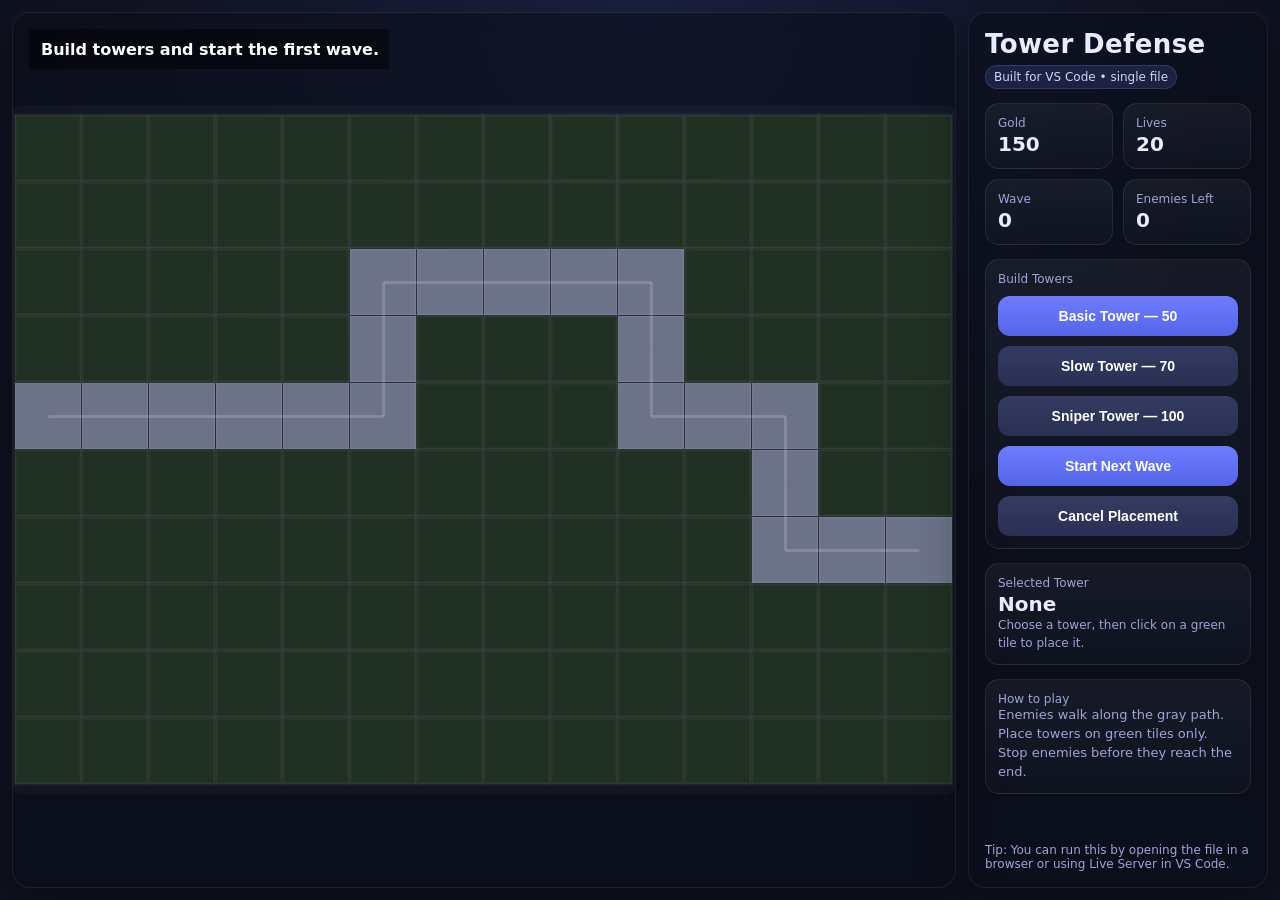
<file: Game/game/game_gpt.html>
<!DOCTYPE html>
<html lang="en">
<head>
  <meta charset="UTF-8" />
  <meta name="viewport" content="width=device-width, initial-scale=1.0" />
  <title>Tower Defense</title>
  <style>
    :root {
      --bg: #0f1220;
      --panel: #171b2f;
      --panel2: #1f2440;
      --text: #e9ecff;
      --muted: #9ca6d9;
      --accent: #7c8cff;
      --good: #57d38c;
      --warn: #ffcc66;
      --bad: #ff6b6b;
      --grid: rgba(255,255,255,0.06);
    }

    * { box-sizing: border-box; }
    html, body {
      margin: 0;
      height: 100%;
      background: radial-gradient(circle at top, #1a2140 0%, var(--bg) 55%);
      color: var(--text);
      font-family: system-ui, -apple-system, Segoe UI, Roboto, Arial, sans-serif;
      overflow: hidden;
    }

    .app {
      display: grid;
      grid-template-columns: 1fr 300px;
      height: 100vh;
      gap: 12px;
      padding: 12px;
    }

    .game-wrap, .side {
      background: rgba(10, 13, 25, 0.55);
      border: 1px solid rgba(255,255,255,0.08);
      border-radius: 18px;
      box-shadow: 0 18px 50px rgba(0,0,0,0.35);
      backdrop-filter: blur(10px);
    }

    .game-wrap {
      position: relative;
      display: flex;
      align-items: center;
      justify-content: center;
      overflow: hidden;
    }

    canvas {
      width: 100%;
      height: 100%;
      display: block;
      image-rendering: pixelated;
    }

    .side {
      padding: 16px;
      display: flex;
      flex-direction: column;
      gap: 14px;
      overflow: auto;
    }

    h1 {
      margin: 0;
      font-size: 26px;
      letter-spacing: 0.4px;
    }

    .stat-grid {
      display: grid;
      grid-template-columns: 1fr 1fr;
      gap: 10px;
    }

    .card {
      background: linear-gradient(180deg, rgba(255,255,255,0.05), rgba(255,255,255,0.02));
      border: 1px solid rgba(255,255,255,0.08);
      border-radius: 14px;
      padding: 12px;
    }

    .label { color: var(--muted); font-size: 12px; }
    .value { font-size: 20px; font-weight: 700; margin-top: 2px; }

    .buttons { display: grid; gap: 10px; }
    button {
      border: 0;
      border-radius: 12px;
      padding: 12px 14px;
      font-size: 14px;
      font-weight: 700;
      color: white;
      background: linear-gradient(180deg, #6e7dff, #5565e8);
      cursor: pointer;
      transition: transform 0.08s ease, filter 0.15s ease;
    }
    button:hover { filter: brightness(1.05); }
    button:active { transform: translateY(1px); }
    button.secondary { background: linear-gradient(180deg, #343b62, #2a3053); }
    button.selected { outline: 2px solid var(--warn); }

    .info {
      color: var(--muted);
      font-size: 13px;
      line-height: 1.45;
    }

    .mini {
      font-size: 12px;
      color: var(--muted);
      line-height: 1.5;
      white-space: pre-line;
    }

    .footer-note {
      margin-top: auto;
      padding-top: 6px;
      color: var(--muted);
      font-size: 12px;
    }

    .badge {
      display: inline-block;
      padding: 4px 8px;
      border-radius: 999px;
      background: rgba(124, 140, 255, 0.15);
      color: #cdd5ff;
      border: 1px solid rgba(124, 140, 255, 0.22);
      font-size: 12px;
      margin-top: 6px;
    }
  </style>
</head>
<body>
  <div class="app">
    <div class="game-wrap">
      <canvas id="game"></canvas>
    </div>

    <aside class="side">
      <div>
        <h1>Tower Defense</h1>
        <div class="badge">Built for VS Code • single file</div>
      </div>

      <div class="stat-grid">
        <div class="card"><div class="label">Gold</div><div class="value" id="gold">0</div></div>
        <div class="card"><div class="label">Lives</div><div class="value" id="lives">0</div></div>
        <div class="card"><div class="label">Wave</div><div class="value" id="wave">0</div></div>
        <div class="card"><div class="label">Enemies Left</div><div class="value" id="remaining">0</div></div>
      </div>

      <div class="card">
        <div class="label">Build Towers</div>
        <div class="buttons" style="margin-top:10px;">
          <button id="basicBtn">Basic Tower — 50</button>
          <button id="slowBtn" class="secondary">Slow Tower — 70</button>
          <button id="sniperBtn" class="secondary">Sniper Tower — 100</button>
          <button id="startWaveBtn">Start Next Wave</button>
          <button id="cancelBtn" class="secondary">Cancel Placement</button>
        </div>
      </div>

      <div class="card">
        <div class="label">Selected Tower</div>
        <div class="value" id="selectedTower">None</div>
        <div class="mini" id="towerInfo">Choose a tower, then click on a green tile to place it.</div>
      </div>

      <div class="card">
        <div class="label">How to play</div>
        <div class="info">
          Enemies walk along the gray path.
          Place towers on green tiles only.
          Stop enemies before they reach the end.
        </div>
      </div>

      <div class="footer-note">
        Tip: You can run this by opening the file in a browser or using Live Server in VS Code.
      </div>
    </aside>
  </div>

  <script>
    const canvas = document.getElementById('game');
    const ctx = canvas.getContext('2d');

    const ui = {
      gold: document.getElementById('gold'),
      lives: document.getElementById('lives'),
      wave: document.getElementById('wave'),
      remaining: document.getElementById('remaining'),
      selectedTower: document.getElementById('selectedTower'),
      towerInfo: document.getElementById('towerInfo'),
      basicBtn: document.getElementById('basicBtn'),
      slowBtn: document.getElementById('slowBtn'),
      sniperBtn: document.getElementById('sniperBtn'),
      startWaveBtn: document.getElementById('startWaveBtn'),
      cancelBtn: document.getElementById('cancelBtn'),
    };

    const GRID_W = 14;
    const GRID_H = 10;
    let tile = 64;
    let offsetX = 0;
    let offsetY = 0;

    const towerTypes = {
      basic:  { name: 'Basic Tower',  cost: 50,  range: 135, fireRate: 0.75, damage: 18, color: '#7c8cff', projSpeed: 360, slow: 0 },
      slow:   { name: 'Slow Tower',   cost: 70,  range: 120, fireRate: 1.0,  damage: 8,  color: '#57d38c', projSpeed: 320, slow: 0.45 },
      sniper: { name: 'Sniper Tower', cost: 100, range: 250, fireRate: 1.8,  damage: 45, color: '#ffcc66', projSpeed: 560, slow: 0 },
    };

    // Path coordinates in grid cells
    const path = [
      [0, 4],[1, 4],[2, 4],[3, 4],[4, 4],[5, 4],[5, 3],[5, 2],[6, 2],[7, 2],[8, 2],[9, 2],[9, 3],[9, 4],[10, 4],[11, 4],[11, 5],[11, 6],[12, 6],[13, 6]
    ];
    const pathSet = new Set(path.map(([x, y]) => `${x},${y}`));

    const state = {
      gold: 150,
      lives: 20,
      wave: 0,
      inWave: false,
      enemiesRemaining: 0,
      selectedTower: null,
      gameOver: false,
      towers: [],
      enemies: [],
      projectiles: [],
      spawnQueue: [],
      spawnTimer: 0,
      lastTime: 0,
      mouse: { x: 0, y: 0, gridX: -1, gridY: -1 },
      hoverValid: false,
      message: 'Build towers and start the first wave.'
    };

    function resize() {
      const rect = canvas.getBoundingClientRect();
      canvas.width = Math.floor(rect.width * devicePixelRatio);
      canvas.height = Math.floor(rect.height * devicePixelRatio);
      ctx.setTransform(devicePixelRatio, 0, 0, devicePixelRatio, 0, 0);

      tile = Math.floor(Math.min(rect.width / GRID_W, rect.height / GRID_H));
      offsetX = Math.floor((rect.width - tile * GRID_W) / 2);
      offsetY = Math.floor((rect.height - tile * GRID_H) / 2);
    }

    window.addEventListener('resize', resize);
    resize();

    function gridToPixel(gx, gy) {
      return { x: offsetX + gx * tile + tile / 2, y: offsetY + gy * tile + tile / 2 };
    }

    function pixelToGrid(px, py) {
      const gx = Math.floor((px - offsetX) / tile);
      const gy = Math.floor((py - offsetY) / tile);
      return { gx, gy };
    }

    function isOnBoard(gx, gy) {
      return gx >= 0 && gy >= 0 && gx < GRID_W && gy < GRID_H;
    }

    function isBuildable(gx, gy) {
      return isOnBoard(gx, gy) && !pathSet.has(`${gx},${gy}`) && !state.towers.some(t => t.gx === gx && t.gy === gy);
    }

    function updateUI() {
      ui.gold.textContent = state.gold;
      ui.lives.textContent = state.lives;
      ui.wave.textContent = state.wave;
      ui.remaining.textContent = state.enemiesRemaining + state.enemies.length;

      ui.selectedTower.textContent = state.selectedTower ? towerTypes[state.selectedTower].name : 'None';
      if (state.selectedTower) {
        const t = towerTypes[state.selectedTower];
        ui.towerInfo.textContent = `Cost: ${t.cost}\nRange: ${t.range}px\nDamage: ${t.damage}\nFire rate: ${t.fireRate}/sec`;
      } else {
        ui.towerInfo.textContent = 'Choose a tower, then click on a green tile to place it.';
      }

      ui.basicBtn.classList.toggle('selected', state.selectedTower === 'basic');
      ui.slowBtn.classList.toggle('selected', state.selectedTower === 'slow');
      ui.sniperBtn.classList.toggle('selected', state.selectedTower === 'sniper');
    }

    function setSelectedTower(type) {
      state.selectedTower = type;
      updateUI();
    }

    ui.basicBtn.onclick = () => setSelectedTower('basic');
    ui.slowBtn.onclick = () => setSelectedTower('slow');
    ui.sniperBtn.onclick = () => setSelectedTower('sniper');
    ui.cancelBtn.onclick = () => setSelectedTower(null);
    ui.startWaveBtn.onclick = startWave;

    function startWave() {
      if (state.gameOver || state.inWave) return;
      state.wave += 1;
      state.inWave = true;
      const count = 6 + state.wave * 3;
      state.spawnQueue = [];
      for (let i = 0; i < count; i++) {
        state.spawnQueue.push({
          hp: 40 + state.wave * 12,
          speed: 42 + state.wave * 2,
          reward: 12 + Math.floor(state.wave / 2),
          color: state.wave % 3 === 0 ? '#ff8c8c' : '#ffd36a'
        });
      }
      state.spawnTimer = 0;
      state.enemiesRemaining = count;
      state.message = `Wave ${state.wave} started!`;
      updateUI();
    }

    function spawnEnemy(data) {
      const start = gridToPixel(path[0][0], path[0][1]);
      state.enemies.push({
        x: start.x,
        y: start.y,
        pathIndex: 0,
        hp: data.hp,
        maxHp: data.hp,
        speed: data.speed,
        baseSpeed: data.speed,
        reward: data.reward,
        color: data.color,
        slowTimer: 0,
        slowFactor: 1
      });
    }

    function placeTower(gx, gy) {
      const type = state.selectedTower;
      if (!type || !isBuildable(gx, gy)) return;
      const tower = towerTypes[type];
      if (state.gold < tower.cost) {
        state.message = 'Not enough gold.';
        return;
      }
      state.gold -= tower.cost;
      state.towers.push({
        gx, gy,
        ...tower,
        cooldown: 0,
      });
      state.message = `${tower.name} placed.`;
      updateUI();
    }

    canvas.addEventListener('mousemove', (e) => {
      const rect = canvas.getBoundingClientRect();
      const x = e.clientX - rect.left;
      const y = e.clientY - rect.top;
      state.mouse.x = x;
      state.mouse.y = y;
      const { gx, gy } = pixelToGrid(x, y);
      state.mouse.gridX = gx;
      state.mouse.gridY = gy;
      state.hoverValid = isBuildable(gx, gy);
    });

    canvas.addEventListener('click', () => {
      const { gridX, gridY } = state.mouse;
      if (state.selectedTower) placeTower(gridX, gridY);
    });

    function nearestEnemyInRange(tower) {
      const tp = gridToPixel(tower.gx, tower.gy);
      let best = null;
      let bestProgress = -1;
      for (const enemy of state.enemies) {
        const dx = enemy.x - tp.x;
        const dy = enemy.y - tp.y;
        const dist = Math.hypot(dx, dy);
        if (dist <= tower.range) {
          // Target the enemy furthest along the path
          const progress = enemy.pathIndex + Math.min(1, dist / 1000);
          if (progress > bestProgress) {
            bestProgress = progress;
            best = enemy;
          }
        }
      }
      return best;
    }

    function fireProjectile(tower, enemy) {
      const tp = gridToPixel(tower.gx, tower.gy);
      const dx = enemy.x - tp.x;
      const dy = enemy.y - tp.y;
      const dist = Math.hypot(dx, dy) || 1;
      const speed = tower.projSpeed;
      state.projectiles.push({
        x: tp.x,
        y: tp.y,
        vx: (dx / dist) * speed,
        vy: (dy / dist) * speed,
        damage: tower.damage,
        slow: tower.slow,
        target: enemy,
        alive: true,
        radius: 5,
        color: tower.color
      });
    }

    function update(delta) {
      if (state.gameOver) return;

      if (state.inWave && state.spawnQueue.length > 0) {
        state.spawnTimer -= delta;
        if (state.spawnTimer <= 0) {
          spawnEnemy(state.spawnQueue.shift());
          state.spawnTimer = Math.max(0.35, 0.9 - state.wave * 0.03);
        }
      } else if (state.inWave && state.spawnQueue.length === 0 && state.enemies.length === 0) {
        state.inWave = false;
        state.message = 'Wave cleared! Start the next wave when ready.';
      }

      // Towers
      for (const tower of state.towers) {
        tower.cooldown -= delta;
        const target = nearestEnemyInRange(tower);
        if (target && tower.cooldown <= 0) {
          fireProjectile(tower, target);
          tower.cooldown = 1 / tower.fireRate;
        }
      }

      // Enemies
      for (const enemy of state.enemies) {
        if (enemy.slowTimer > 0) {
          enemy.slowTimer -= delta;
          if (enemy.slowTimer <= 0) {
            enemy.slowFactor = 1;
          }
        }

        const nextIndex = Math.min(enemy.pathIndex + 1, path.length - 1);
        const targetCell = path[nextIndex];
        const targetPos = gridToPixel(targetCell[0], targetCell[1]);
        const dx = targetPos.x - enemy.x;
        const dy = targetPos.y - enemy.y;
        const dist = Math.hypot(dx, dy);
        const speed = enemy.baseSpeed * enemy.slowFactor;
        if (dist < speed * delta) {
          enemy.x = targetPos.x;
          enemy.y = targetPos.y;
          if (enemy.pathIndex < path.length - 1) {
            enemy.pathIndex += 1;
          } else {
            enemy.hp = 0;
            state.lives -= 1;
            state.message = 'An enemy reached the end!';
            if (state.lives <= 0) {
              state.gameOver = true;
              state.message = 'Game Over. Refresh to play again.';
            }
          }
        } else {
          enemy.x += (dx / dist) * speed * delta;
          enemy.y += (dy / dist) * speed * delta;
        }
      }

      // Projectiles
      for (const p of state.projectiles) {
        p.x += p.vx * delta;
        p.y += p.vy * delta;
        p.radius += delta * 0.2;
        if (p.x < -20 || p.y < -20 || p.x > canvas.clientWidth + 20 || p.y > canvas.clientHeight + 20) {
          p.alive = false;
          continue;
        }

        for (const enemy of state.enemies) {
          const d = Math.hypot(enemy.x - p.x, enemy.y - p.y);
          if (d < 14) {
            enemy.hp -= p.damage;
            if (p.slow > 0) {
              enemy.slowFactor = Math.min(enemy.slowFactor, p.slow);
              enemy.slowTimer = 1.2;
            }
            p.alive = false;
            if (enemy.hp <= 0) {
              state.gold += enemy.reward;
            }
            break;
          }
        }
      }

      // Remove dead enemies and pay rewards once
      const aliveEnemies = [];
      for (const enemy of state.enemies) {
        if (enemy.hp > 0) {
          aliveEnemies.push(enemy);
        }
      }
      state.enemies = aliveEnemies;

      state.projectiles = state.projectiles.filter(p => p.alive);
      updateUI();
    }

    function drawGrid() {
      ctx.clearRect(0, 0, canvas.clientWidth, canvas.clientHeight);

      // Background board
      const boardW = GRID_W * tile;
      const boardH = GRID_H * tile;
      const left = offsetX;
      const top = offsetY;

      ctx.fillStyle = 'rgba(255,255,255,0.03)';
      roundRect(left - 10, top - 10, boardW + 20, boardH + 20, 20, true, false);

      // Tiles
      for (let y = 0; y < GRID_H; y++) {
        for (let x = 0; x < GRID_W; x++) {
          const px = left + x * tile;
          const py = top + y * tile;
          const isPath = pathSet.has(`${x},${y}`);
          const isHover = state.mouse.gridX === x && state.mouse.gridY === y;
          const buildable = isBuildable(x, y);

          if (isPath) ctx.fillStyle = '#6c7288';
          else ctx.fillStyle = buildable ? '#203022' : '#1b1f33';
          ctx.fillRect(px, py, tile - 1, tile - 1);

          if (isHover && !isPath) {
            ctx.fillStyle = state.hoverValid ? 'rgba(87, 211, 140, 0.25)' : 'rgba(255, 107, 107, 0.20)';
            ctx.fillRect(px, py, tile - 1, tile - 1);
          }

          ctx.strokeStyle = 'rgba(255,255,255,0.05)';
          ctx.strokeRect(px, py, tile - 1, tile - 1);
        }
      }

      // Path direction indicators
      for (let i = 0; i < path.length - 1; i++) {
        const a = gridToPixel(path[i][0], path[i][1]);
        const b = gridToPixel(path[i + 1][0], path[i + 1][1]);
        ctx.strokeStyle = 'rgba(255,255,255,0.16)';
        ctx.lineWidth = 3;
        ctx.beginPath();
        ctx.moveTo(a.x, a.y);
        ctx.lineTo(b.x, b.y);
        ctx.stroke();
      }
    }

    function drawTowers() {
      for (const tower of state.towers) {
        const p = gridToPixel(tower.gx, tower.gy);
        ctx.fillStyle = tower.color;
        ctx.beginPath();
        ctx.arc(p.x, p.y, tile * 0.28, 0, Math.PI * 2);
        ctx.fill();

        ctx.fillStyle = 'rgba(255,255,255,0.15)';
        ctx.beginPath();
        ctx.arc(p.x, p.y, tile * 0.16, 0, Math.PI * 2);
        ctx.fill();

        ctx.fillStyle = 'rgba(0,0,0,0.20)';
        ctx.beginPath();
        ctx.arc(p.x + 6, p.y + 6, tile * 0.28, 0, Math.PI * 2);
        ctx.fill();
      }
    }

    function drawEnemies() {
      for (const enemy of state.enemies) {
        ctx.fillStyle = enemy.color;
        ctx.beginPath();
        ctx.arc(enemy.x, enemy.y, 14, 0, Math.PI * 2);
        ctx.fill();

        // HP bar
        const w = 30;
        const hpRatio = Math.max(0, enemy.hp) / enemy.maxHp;
        ctx.fillStyle = 'rgba(0,0,0,0.5)';
        ctx.fillRect(enemy.x - w / 2, enemy.y - 24, w, 5);
        ctx.fillStyle = hpRatio > 0.5 ? '#57d38c' : hpRatio > 0.25 ? '#ffcc66' : '#ff6b6b';
        ctx.fillRect(enemy.x - w / 2, enemy.y - 24, w * hpRatio, 5);
      }
    }

    function drawProjectiles() {
      for (const p of state.projectiles) {
        ctx.fillStyle = p.color;
        ctx.beginPath();
        ctx.arc(p.x, p.y, p.radius, 0, Math.PI * 2);
        ctx.fill();
      }
    }

    function drawOverlay() {
      if (!state.selectedTower) return;
      const gx = state.mouse.gridX;
      const gy = state.mouse.gridY;
      if (!isOnBoard(gx, gy)) return;
      const px = offsetX + gx * tile;
      const py = offsetY + gy * tile;
      ctx.fillStyle = state.hoverValid ? 'rgba(87, 211, 140, 0.18)' : 'rgba(255, 107, 107, 0.16)';
      ctx.fillRect(px, py, tile - 1, tile - 1);
    }

    function drawMessage() {
      ctx.save();
      ctx.font = 'bold 16px system-ui, sans-serif';
      ctx.fillStyle = 'rgba(0,0,0,0.45)';
      ctx.fillRect(16, 16, 360, 40);
      ctx.fillStyle = '#ffffff';
      ctx.fillText(state.message, 28, 42);
      ctx.restore();

      if (state.gameOver) {
        ctx.save();
        ctx.fillStyle = 'rgba(0,0,0,0.55)';
        ctx.fillRect(0, 0, canvas.clientWidth, canvas.clientHeight);
        ctx.fillStyle = '#ffffff';
        ctx.font = 'bold 46px system-ui, sans-serif';
        ctx.textAlign = 'center';
        ctx.fillText('Game Over', canvas.clientWidth / 2, canvas.clientHeight / 2 - 10);
        ctx.font = '18px system-ui, sans-serif';
        ctx.fillText('Refresh the page to play again.', canvas.clientWidth / 2, canvas.clientHeight / 2 + 30);
        ctx.restore();
      }
    }

    function roundRect(x, y, w, h, r, fill, stroke) {
      const radius = Math.min(r, w / 2, h / 2);
      ctx.beginPath();
      ctx.moveTo(x + radius, y);
      ctx.arcTo(x + w, y, x + w, y + h, radius);
      ctx.arcTo(x + w, y + h, x, y + h, radius);
      ctx.arcTo(x, y + h, x, y, radius);
      ctx.arcTo(x, y, x + w, y, radius);
      if (fill) ctx.fill();
      if (stroke) ctx.stroke();
    }

    function render() {
      drawGrid();
      drawOverlay();
      drawTowers();
      drawProjectiles();
      drawEnemies();
      drawMessage();
    }

    function loop(timestamp) {
      if (!state.lastTime) state.lastTime = timestamp;
      const delta = Math.min(0.033, (timestamp - state.lastTime) / 1000);
      state.lastTime = timestamp;
      update(delta);
      render();
      requestAnimationFrame(loop);
    }

    updateUI();
    requestAnimationFrame(loop);
  </script>
</body>
</html>
</file>
<file: Game/Game_chatgpt/style.css>
* {
    margin: 0;
    padding: 0;
    box-sizing: border-box;
    font-family: 'Segoe UI', sans-serif;
}

body {
    background: #0f172a;
    color: white;
    overflow: hidden;
}

/* UI ROOT */
#ui-root {
    position: absolute;
    width: 100%;
    height: 100%;
    pointer-events: none;
}

/* BUTTONS */
.ui-btn {
    pointer-events: auto;
    padding: 12px 20px;
    border-radius: 12px;
    background: linear-gradient(145deg, #3b82f6, #2563eb);
    border: none;
    color: white;
    cursor: pointer;
    transition: 0.2s;
    margin: 5px;
    font-weight: bold;
}

.ui-btn:hover {
    transform: scale(1.05);
}

.ui-btn:active {
    transform: scale(0.95);
}

/* CENTER PANELS */
.panel {
    position: absolute;
    top: 50%;
    left: 50%;
    transform: translate(-50%, -50%);
    background: #1e293b;
    padding: 30px;
    border-radius: 20px;
    text-align: center;
}

/* ENERGY BAR */
.energy-bar {
    position: absolute;
    bottom: 80px;
    left: 20px;
    width: 200px;
    height: 20px;
    background: #334155;
    border-radius: 10px;
    overflow: hidden;
}

.energy-fill {
    height: 100%;
    background: linear-gradient(90deg, #22c55e, #4ade80);
    width: 50%;
    transition: width 0.2s;
}

/* HP */
.hp-bar {
    position: absolute;
    top: 20px;
    width: 200px;
    height: 18px;
    background: #444;
    border-radius: 10px;
}

.hp-fill {
    height: 100%;
    background: #ef4444;
    border-radius: 10px;
}

/* UNIT BUTTONS */
.unit-bar {
    position: absolute;
    bottom: 20px;
    left: 20px;
}

.unit-btn {
    pointer-events: auto;
    display: inline-block;
    padding: 10px;
    margin-right: 10px;
    background: #475569;
    border-radius: 10px;
    cursor: pointer;
}

.cooldown {
    opacity: 0.4;
}
</file>
<file: Game/Game_Codex/style.css>
:root {
--bg-1: #08101f;
--bg-2: #11284a;
--panel: rgba(9, 17, 36, 0.78);
--panel-border: rgba(124, 192, 255, 0.28);
--text: #eef5ff;
--muted: #a9bdd7;
--primary: #39b7ff;
--primary-dark: #1886d0;
--danger: #ff5d7f;
--success: #40df9b;
--energy-a: #53f2ff;
--energy-b: #2ea2ff;
--shadow: 0 14px 34px rgba(1, 8, 17, 0.45);
}


box-sizing border-box

html,
body {
margin: 0;
min-height: 100%;
font-family: "Exo 2", sans-serif;
color: var(--text);
background:
radial-gradient(circle at 20% 18%, rgba(61, 180, 255, 0.22), transparent 32%),
radial-gradient(circle at 78% 76%, rgba(37, 227, 154, 0.18), transparent 36%),
linear-gradient(145deg, var(--bg-1), var(--bg-2));
}

body {
display: grid;
place-items: center;
padding: clamp(8px, 1.8vw, 24px);
}

.app-shell {
width: min(1260px, 100%);
min-height: min(92vh, 850px);
border-radius: 24px;
border: 1px solid rgba(150, 207, 255, 0.24);
background: linear-gradient(160deg, rgba(7, 14, 28, 0.88), rgba(6, 17, 33, 0.72));
backdrop-filter: blur(8px);
box-shadow: var(--shadow);
position: relative;
overflow: hidden;
}

.app-shell::before,
.app-shell::after {
content: "";
position: absolute;
width: 360px;
height: 360px;
border-radius: 50%;
pointer-events: none;
}

.app-shell::before {
top: -140px;
right: -90px;
background: radial-gradient(circle, rgba(57, 183, 255, 0.28), transparent 68%);
}

.app-shell::after {
bottom: -180px;
left: -120px;
background: radial-gradient(circle, rgba(57, 255, 192, 0.24), transparent 68%);
}

.scene {
position: absolute;
inset: 0;
display: grid;
place-items: center;
padding: clamp(18px, 2.2vw, 28px);
opacity: 0;
visibility: hidden;
transform: translateY(12px) scale(0.985);
transition: opacity 320ms ease, transform 320ms ease, visibility 0ms linear 320ms;
}

.scene.active {
opacity: 1;
visibility: visible;
transform: translateY(0) scale(1);
transition: opacity 320ms ease, transform 320ms ease;
}

.panel {
width: min(760px, 100%);
border: 1px solid var(--panel-border);
border-radius: 20px;
background: var(--panel);
padding: clamp(24px, 3vw, 36px);
box-shadow: 0 12px 40px rgba(2, 9, 22, 0.45);
}

.lobby-panel,
.gameover-panel {
text-align: center;
}

.game-title {
margin: 0;
font-family: "Oxanium", sans-serif;
font-size: clamp(2rem, 5vw, 3.8rem);
letter-spacing: 0.06em;
text-transform: uppercase;
}

.game-subtitle {
margin: 10px 0 18px;
color: var(--muted);
}

.selected-level {
margin-top: 0;
color: #d2e6ff;
font-weight: 600;
}

.menu-actions {
display: flex;
justify-content: center;
flex-wrap: wrap;
gap: 12px;
}

.btn {
border: 0;
border-radius: 14px;
padding: 12px 22px;
font-size: 0.98rem;
font-weight: 700;
letter-spacing: 0.02em;
color: white;
cursor: pointer;
transition: transform 120ms ease, filter 180ms ease, box-shadow 180ms ease;
box-shadow: 0 6px 16px rgba(5, 13, 25, 0.32);
}

.btn:hover {
transform: translateY(-1px);
filter: brightness(1.07);
}

.btn:active {
transform: translateY(1px) scale(0.98);
}

.btn-primary {
background: linear-gradient(155deg, #4fd3ff, #1889d5);
}

.btn-secondary {
background: linear-gradient(155deg, #4be6a4, #1fae72);
}

.btn-ghost {
background: linear-gradient(165deg, rgba(100, 158, 225, 0.22), rgba(120, 187, 247, 0.1));
border: 1px solid rgba(145, 197, 250, 0.34);
}

.btn.small {
padding: 10px 16px;
font-size: 0.9rem;
}

.levels-panel h2 {
margin-top: 0;
text-align: center;
}

.level-grid {
display: grid;
grid-template-columns: repeat(3, minmax(160px, 1fr));
gap: 12px;
margin-bottom: 22px;
}

.level-card {
border: 1px solid rgba(145, 204, 255, 0.28);
border-radius: 14px;
background: linear-gradient(165deg, rgba(38, 69, 117, 0.55), rgba(27, 47, 82, 0.35));
color: var(--text);
text-align: left;
padding: 14px;
display: grid;
gap: 8px;
cursor: pointer;
transition: transform 150ms ease, border-color 150ms ease, background 220ms ease;
}

.level-card strong {
font-size: 1.07rem;
}

.level-card span {
color: var(--muted);
font-size: 0.88rem;
}

.level-card:hover {
transform: translateY(-2px);
border-color: rgba(95, 195, 255, 0.7);
}

.level-card.active {
border-color: rgba(78, 220, 255, 0.95);
background: linear-gradient(165deg, rgba(43, 134, 198, 0.55), rgba(24, 87, 148, 0.45));
}

.game-shell {
width: min(1220px, 100%);
display: grid;
gap: 12px;
}

.hud-top {
border-radius: 16px;
border: 1px solid rgba(140, 199, 255, 0.28);
background: rgba(9, 18, 38, 0.75);
display: grid;
grid-template-columns: repeat(3, minmax(0, 1fr));
gap: 16px;
padding: 12px 16px;
}

.base-hp-group,
.energy-group {
display: grid;
gap: 6px;
}

.label {
color: var(--muted);
font-size: 0.84rem;
text-transform: uppercase;
letter-spacing: 0.08em;
}

.value {
font-weight: 700;
font-size: 0.93rem;
}

.hp-track,
.energy-track {
width: 100%;
height: 16px;
border-radius: 99px;
background: rgba(10, 18, 35, 0.94);
border: 1px solid rgba(147, 208, 255, 0.26);
overflow: hidden;
position: relative;
}

.hp-fill,
.energy-fill {
position: absolute;
left: 0;
top: 0;
bottom: 0;
width: 100%;
transition: width 220ms ease;
}

.hp-fill.player {
background: linear-gradient(90deg, #52f4b0, #2bcf8e);
}

.hp-fill.enemy {
background: linear-gradient(90deg, #ff9a7b, #ff5b86);
}

.energy-fill {
background: linear-gradient(90deg, var(--energy-a), var(--energy-b));
}

.energy-glow {
position: absolute;
inset: -1px;
border-radius: inherit;
pointer-events: none;
box-shadow: inset 0 0 14px rgba(88, 240, 255, 0.32);
}

.canvas-wrap {
position: relative;
border-radius: 20px;
overflow: hidden;
border: 1px solid rgba(138, 198, 255, 0.3);
box-shadow: inset 0 0 0 1px rgba(191, 229, 255, 0.08);
}

#game-canvas {
display: block;
width: 100%;
height: min(58vh, 540px);
background: linear-gradient(180deg, #92d9ff 0%, #8ec5ff 34%, #a6deff 45%, #89c8ff 55%, #4983c0 100%);
}

.level-chip {
position: absolute;
top: 12px;
left: 12px;
border-radius: 99px;
padding: 8px 12px;
font-size: 0.8rem;
font-weight: 700;
background: rgba(8, 19, 41, 0.75);
border: 1px solid rgba(140, 197, 255, 0.35);
}

.hud-bottom {
border-radius: 16px;
border: 1px solid rgba(140, 199, 255, 0.28);
background: rgba(9, 18, 38, 0.75);
display: flex;
justify-content: space-between;
align-items: center;
gap: 10px;
padding: 10px;
}

.unit-buttons {
display: grid;
grid-template-columns: repeat(4, minmax(0, 1fr));
gap: 8px;
flex: 1;
}

.unit-btn {
position: relative;
border-radius: 12px;
border: 1px solid rgba(143, 202, 255, 0.35);
background: linear-gradient(168deg, rgba(36, 67, 112, 0.75), rgba(18, 40, 74, 0.88));
color: #eff7ff;
padding: 9px;
text-align: left;
cursor: pointer;
transition: transform 120ms ease, filter 160ms ease, border-color 180ms ease;
}

.unit-btn:hover {
transform: translateY(-1px);
filter: brightness(1.07);
border-color: rgba(107, 209, 255, 0.82);
}

.unit-btn:active {
transform: translateY(1px);
}

.unit-btn.insufficient {
animation: pulse-denied 240ms ease;
}

.unit-btn.locked {
filter: grayscale(0.4) brightness(0.7);
}

.unit-name {
font-size: 0.84rem;
font-weight: 700;
}

.unit-meta {
margin-top: 2px;
color: #a9c6e7;
font-size: 0.72rem;
}

.unit-cost {
color: #7bedff;
font-weight: 700;
}

.cooldown-mask {
position: absolute;
inset: 0;
border-radius: inherit;
background: linear-gradient(180deg, rgba(4, 8, 20, 0.03), rgba(3, 7, 18, 0.78));
transform-origin: bottom;
transform: scaleY(0);
pointer-events: none;
}

.cooldown-text {
position: absolute;
right: 8px;
top: 8px;
font-size: 0.72rem;
font-weight: 700;
color: #ffe3ae;
opacity: 0;
}

.gameover-panel h2 {
margin: 0;
font-size: clamp(2rem, 4.5vw, 3rem);
font-family: "Oxanium", sans-serif;
}

.gameover-panel p {
color: var(--muted);
margin-bottom: 24px;
}

@keyframes pulse-denied {
0% { transform: scale(1); }
50% { transform: scale(0.96); }
100% { transform: scale(1); }
}

@media (max-width: 920px) {
.level-grid {
grid-template-columns: 1fr;
}

.hud-top {
grid-template-columns: 1fr;
gap: 10px;
}

.hud-bottom {
flex-direction: column;
align-items: stretch;
}

.unit-buttons {
grid-template-columns: repeat(2, minmax(0, 1fr));
}

#game-canvas {
height: min(46vh, 440px);
}
}
</file>
<file: Game/Game_gemini/style.css>
@import url('https://fonts.googleapis.com/css2?family=Orbitron:wght@400;700;900&family=Roboto:wght@400;700&display=swap');

* {
    box-sizing: border-box;
    margin: 0;
    padding: 0;
    user-select: none;
}

body {
    background-color: #0a0a12;
    color: #fff;
    font-family: 'Roboto', sans-serif;
    display: flex;
    justify-content: center;
    align-items: center;
    height: 100vh;
    overflow: hidden;
}

#app {
    width: 800px;
    height: 450px;
    position: relative;
    background: #11111a;
    border-radius: 12px;
    box-shadow: 0 10px 40px rgba(0, 0, 0, 0.8), 0 0 0 2px #2a2a40;
    overflow: hidden;
}

.scene {
    position: absolute;
    top: 0;
    left: 0;
    width: 100%;
    height: 100%;
    display: flex;
    justify-content: center;
    align-items: center;
    opacity: 0;
    pointer-events: none;
    transition: opacity 0.3s ease;
    background: radial-gradient(circle at center, #1a1a2e 0%, #0f0f1a 100%);
}

.scene.active {
    opacity: 1;
    pointer-events: all;
}

.panel {
    text-align: center;
    background: rgba(20, 20, 35, 0.85);
    padding: 40px;
    border-radius: 16px;
    border: 1px solid #33334d;
    box-shadow: 0 0 30px rgba(0,0,0,0.5);
    backdrop-filter: blur(5px);
}

.game-title {
    font-family: 'Orbitron', sans-serif;
    font-size: 48px;
    font-weight: 900;
    color: #00f3ff;
    text-shadow: 0 0 15px rgba(0, 243, 255, 0.5);
    margin-bottom: 10px;
    letter-spacing: 2px;
}

.subtitle {
    font-size: 16px;
    color: #8a8aab;
    margin-bottom: 30px;
}

h2 {
    font-family: 'Orbitron', sans-serif;
    font-size: 28px;
    margin-bottom: 25px;
    color: #fff;
}

.btn {
    display: block;
    width: 100%;
    padding: 15px 20px;
    margin-bottom: 15px;
    font-family: 'Orbitron', sans-serif;
    font-size: 16px;
    font-weight: 700;
    border: none;
    border-radius: 8px;
    cursor: pointer;
    transition: all 0.2s ease;
    letter-spacing: 1px;
}

.btn:active {
    transform: scale(0.95);
}

.primary-btn {
    background: linear-gradient(90deg, #00f3ff, #008cff);
    color: #000;
    box-shadow: 0 0 15px rgba(0, 140, 255, 0.4);
}
.primary-btn:hover {
    box-shadow: 0 0 25px rgba(0, 140, 255, 0.7);
    filter: brightness(1.1);
}

.secondary-btn {
    background: #2a2a40;
    color: #fff;
}
.secondary-btn:hover {
    background: #3a3a50;
}

.level-grid {
    display: flex;
    gap: 15px;
    margin-bottom: 25px;
}
.level-btn {
    flex: 1;
    background: #1e1e2f;
    color: #fff;
    border: 1px solid #444466;
}
.level-btn:hover {
    background: #2a2a40;
    border-color: #00f3ff;
    color: #00f3ff;
}

/* GAMEPLAY UI */
#scene-game { background: #000; }
#canvas-container { position: relative; width: 100%; height: 100%; }
canvas { display: block; width: 100%; height: 100%; }

#ui-layer {
    position: absolute;
    top: 0; left: 0; width: 100%; height: 100%;
    pointer-events: none;
    display: flex;
    flex-direction: column;
    justify-content: space-between;
}

.top-bar {
    display: flex;
    justify-content: space-between;
    padding: 15px;
}

.base-status {
    width: 250px;
    background: rgba(0,0,0,0.6);
    padding: 8px;
    border-radius: 8px;
    border: 1px solid #333;
}
.player-status { border-color: rgba(0, 243, 255, 0.3); }
.enemy-status { border-color: rgba(255, 51, 102, 0.3); text-align: right; }

.hp-bar-container {
    width: 100%;
    height: 12px;
    background: #222;
    border-radius: 6px;
    overflow: hidden;
    margin-bottom: 4px;
}
.hp-bar-fill {
    height: 100%;
    width: 100%;
    transition: width 0.2s ease;
}
#player-hp-bar { background: linear-gradient(90deg, #008cff, #00f3ff); }
#enemy-hp-bar { background: linear-gradient(90deg, #ff0055, #ff3366); transform-origin: right; }
#player-hp-text, #enemy-hp-text { font-size: 12px; font-weight: bold; font-family: 'Orbitron'; }

.bottom-bar {
    padding: 15px;
    background: linear-gradient(0deg, rgba(0,0,0,0.9) 0%, rgba(0,0,0,0) 100%);
    pointer-events: all;
}

.energy-container { margin-bottom: 10px; }
.energy-text {
    font-family: 'Orbitron';
    font-size: 14px;
    font-weight: bold;
    color: #00f3ff;
    margin-bottom: 5px;
}
.energy-bar-bg {
    width: 100%;
    height: 10px;
    background: #111;
    border-radius: 5px;
    border: 1px solid #333;
    overflow: hidden;
}
.energy-bar-fill {
    height: 100%;
    width: 0%;
    background: #00f3ff;
    box-shadow: 0 0 10px #00f3ff;
    transition: width 0.1s linear;
}

.unit-buttons {
    display: flex;
    gap: 10px;
}
#unit-roster {
    display: flex;
    gap: 12px;
}

.unit-btn {
    width: 60px;
    height: 60px;
    border-radius: 12px;
    background: #1a1a2e;
    border: 2px solid #444;
    cursor: pointer;
    position: relative;
    overflow: hidden;
    transition: all 0.2s;
    display: flex;
    flex-direction: column;
    justify-content: center;
    align-items: center;
}
.unit-btn:hover { border-color: #fff; transform: translateY(-2px); }
.unit-btn:active { transform: translateY(2px); }
.unit-btn.disabled { filter: grayscale(1); opacity: 0.5; cursor: not-allowed; }
.unit-btn.disabled:hover { border-color: #444; transform: none; }

.unit-icon { font-size: 24px; font-weight: bold; }
.unit-cost {
    position: absolute;
    bottom: 2px;
    font-size: 11px;
    font-weight: bold;
    background: rgba(0,0,0,0.7);
    padding: 2px 6px;
    border-radius: 4px;
}
.cooldown-overlay {
    position: absolute;
    bottom: 0; left: 0;
    width: 100%; height: 0%;
    background: rgba(0,0,0,0.6);
    transition: height 0.1s linear;
}
</file>
